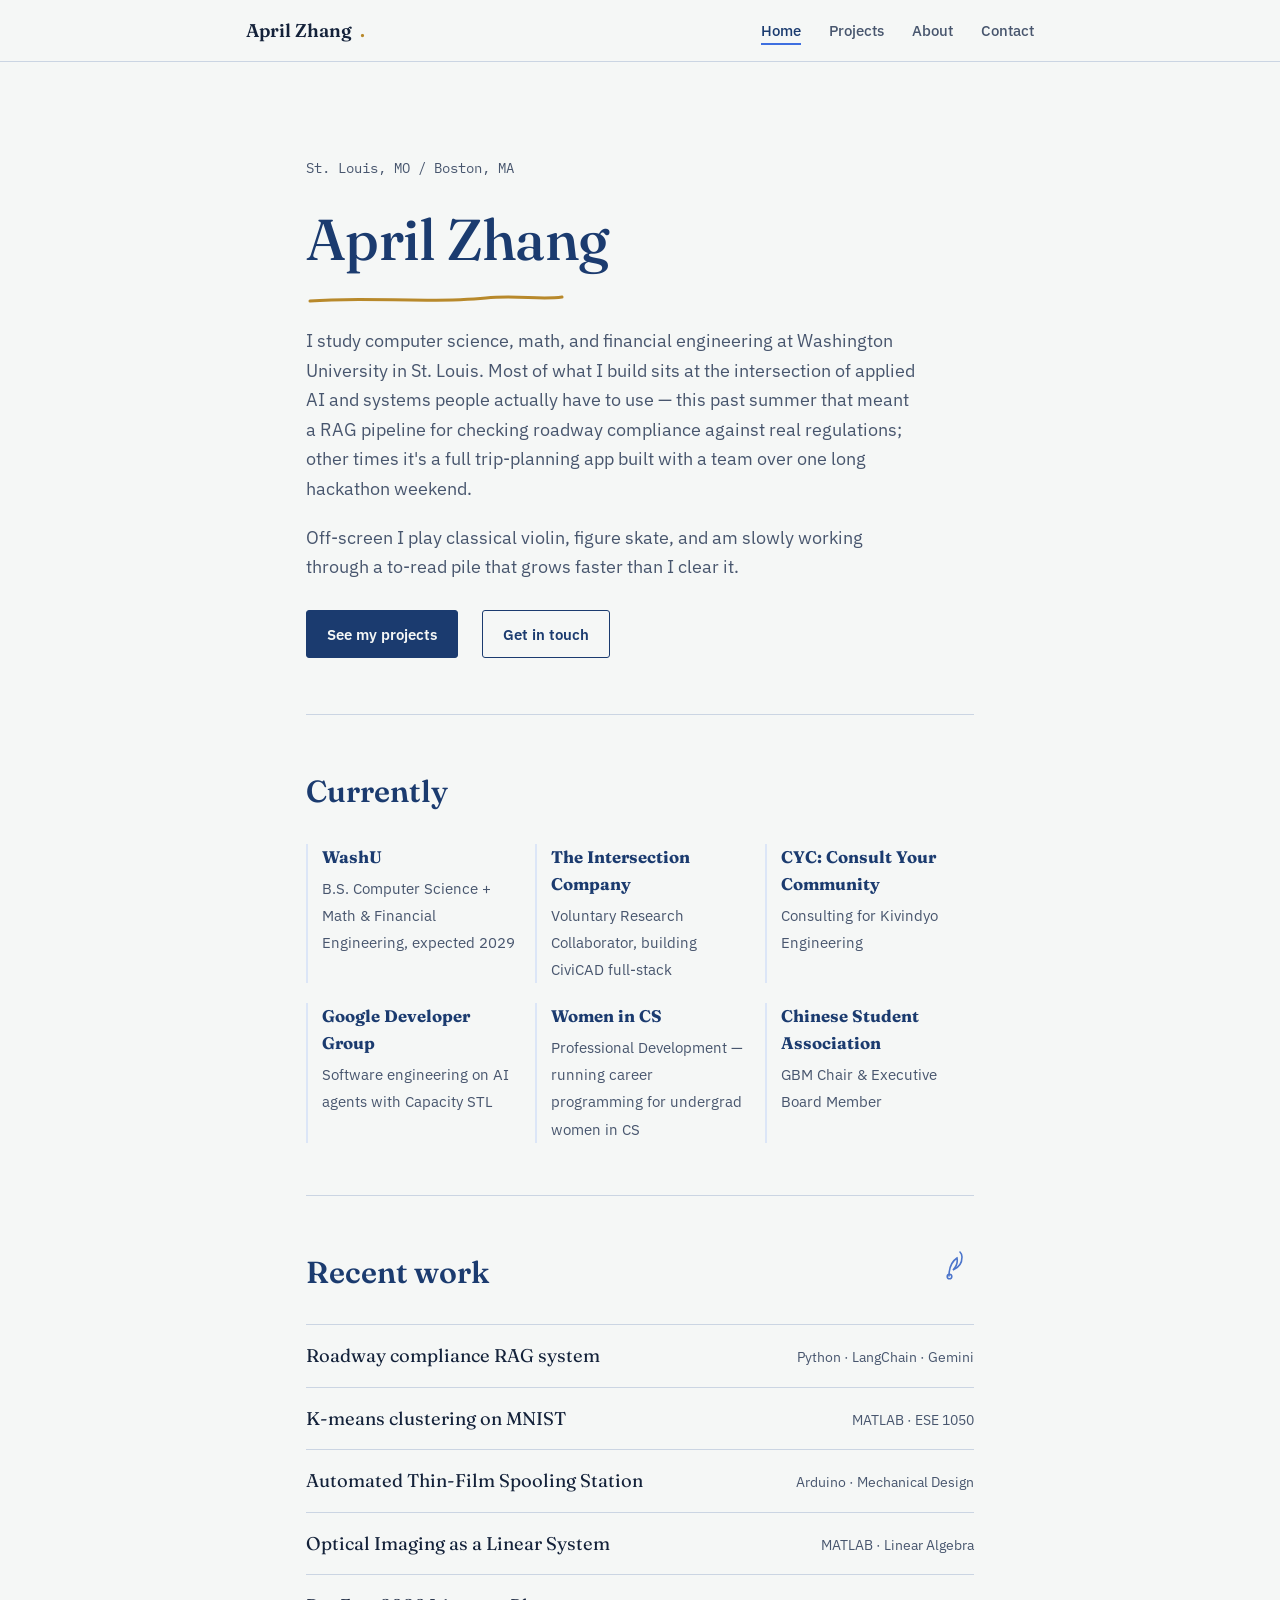
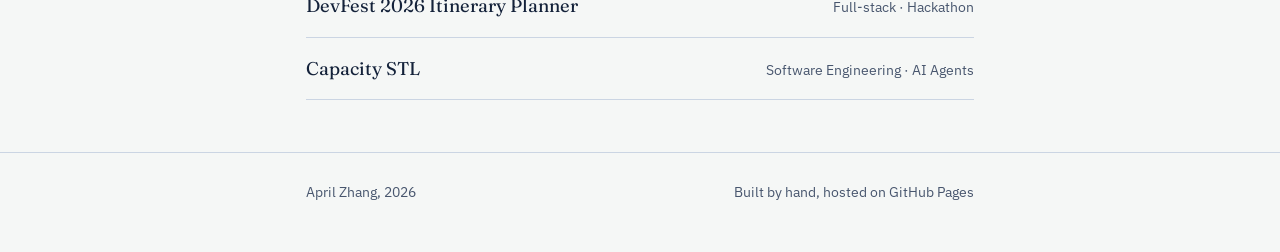
<file: index.html>
<!DOCTYPE html>
<html lang="en">
<head>
<meta charset="UTF-8">
<meta name="viewport" content="width=device-width, initial-scale=1.0">
<title>April Zhang</title>
<meta name="description" content="April Zhang — CS + Math & Financial Engineering student at WashU. Applied AI, human-centered systems, and classical violin.">
<link rel="stylesheet" href="styles.css">
</head>
<body>

<nav class="site-nav">
  <div class="container">
    <a href="index.html" class="wordmark">April Zhang<span class="dot">.</span></a>
    <button class="nav-toggle" aria-label="Toggle menu" aria-expanded="false">
      <span></span><span></span><span></span>
    </button>
    <ul class="nav-links">
      <li><a href="index.html" class="active">Home</a></li>
      <li><a href="projects.html">Projects</a></li>
      <li><a href="about.html">About</a></li>
      <li><a href="contact.html">Contact</a></li>
    </ul>
  </div>
</nav>

<main>
  <div class="container">
    <section class="hero">
      <div class="hero-eyebrow">St. Louis, MO / Boston, MA</div>
      <h1>April Zhang
        <svg class="hero-underline" viewBox="0 0 260 14" aria-hidden="true">
          <path d="M4 9 C 60 4, 120 12, 180 6 C 210 3, 235 8, 256 5" />
        </svg>
      </h1>
      <p class="hero-tagline">
        I study computer science, math, and financial engineering at Washington University in St. Louis.
        Most of what I build sits at the intersection of applied AI and systems people actually have to use —
        this past summer that meant a RAG pipeline for checking roadway compliance against real regulations;
        other times it's a full trip-planning app built with a team over one long hackathon weekend.
      </p>
      <p class="hero-tagline">
        Off-screen I play classical violin, figure skate, and am slowly working through a to-read pile
        that grows faster than I clear it.
      </p>
      <div class="hero-actions">
        <a class="btn filled" href="projects.html">See my projects</a>
        <a class="btn" href="contact.html">Get in touch</a>
      </div>
    </section>

    <section class="rule-top">
      <div class="section-head">
        <h2>Currently</h2>
      </div>
      <div class="highlights">
        <div class="highlight">
          <strong>WashU</strong>
          <span>B.S. Computer Science + Math &amp; Financial Engineering, expected 2029</span>
        </div>
        <div class="highlight">
          <strong>The Intersection Company</strong>
          <span>Voluntary Research Collaborator, building CiviCAD full-stack</span>
        </div>
        <div class="highlight">
          <strong>CYC: Consult Your Community</strong>
          <span>Consulting for Kivindyo Engineering</span>
        </div>
        <div class="highlight">
          <strong>Google Developer Group</strong>
          <span>Software engineering on AI agents with Capacity STL</span>
        </div>
        <div class="highlight">
          <strong>Women in CS</strong>
          <span>Professional Development — running career programming for undergrad women in CS</span>
        </div>
        <div class="highlight">
          <strong>Chinese Student Association</strong>
          <span>GBM Chair &amp; Executive Board Member</span>
        </div>
      </div>
    </section>

    <section class="rule-top">
      <div class="section-head">
        <h2>Recent work</h2>
        <svg class="doodle" width="34" height="34" viewBox="0 0 34 34" fill="none" aria-hidden="true">
          <path d="M9 27c0-8 2-14 8-18 1 5-1 9-4 12 5-2 9-6 9-13 0-2-1-4-2-5" stroke="currentColor" stroke-width="1.6" stroke-linecap="round"/>
          <circle cx="9.5" cy="27.5" r="2.3" stroke="currentColor" stroke-width="1.6"/>
        </svg>
      </div>
      <div class="preview-list">
        <div class="preview-item">
          <a href="projects.html#rag">Roadway compliance RAG system</a>
          <span class="tag">Python · LangChain · Gemini</span>
        </div>
        <div class="preview-item">
          <a href="projects.html#mnist">K-means clustering on MNIST</a>
          <span class="tag">MATLAB · ESE 1050</span>
        </div>
        <div class="preview-item">
          <a href="projects.html#spooling">Automated Thin-Film Spooling Station</a>
          <span class="tag">Arduino · Mechanical Design</span>
        </div>
        <div class="preview-item">
          <a href="projects.html#optics">Optical Imaging as a Linear System</a>
          <span class="tag">MATLAB · Linear Algebra</span>
        </div>
        <div class="preview-item">
          <a href="projects.html#hackathon">DevFest 2026 Itinerary Planner</a>
          <span class="tag">Full-stack · Hackathon</span>
        </div>
        <div class="preview-item">
          <a href="projects.html#capacity">Capacity STL</a>
          <span class="tag">Software Engineering · AI Agents</span>
        </div>
      </div>
    </section>
  </div>
</main>

<footer>
  <div class="container" style="display:flex; justify-content:space-between; width:100%; flex-wrap:wrap; gap:10px;">
    <span>April Zhang, 2026</span>
    <span>Built by hand, hosted on GitHub Pages</span>
  </div>
</footer>

<script src="script.js"></script>
</body>
</html>
</file>
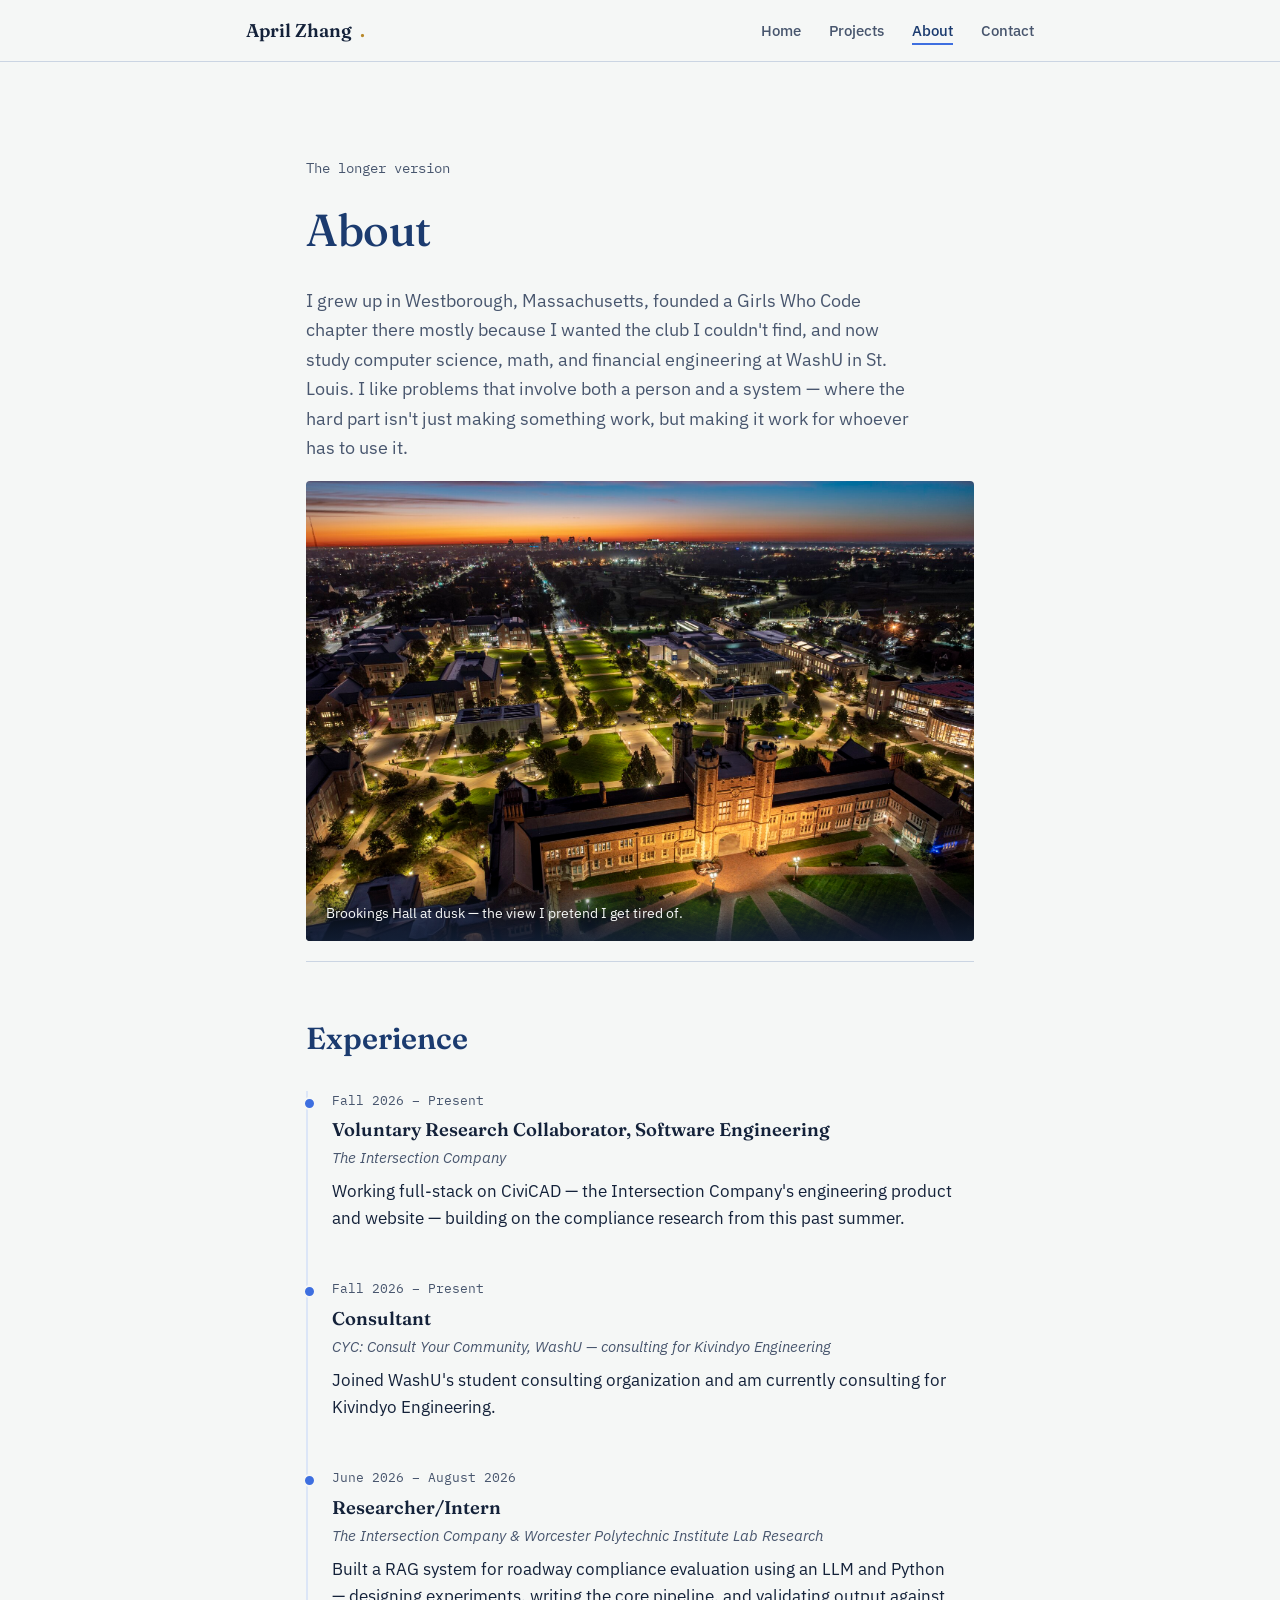
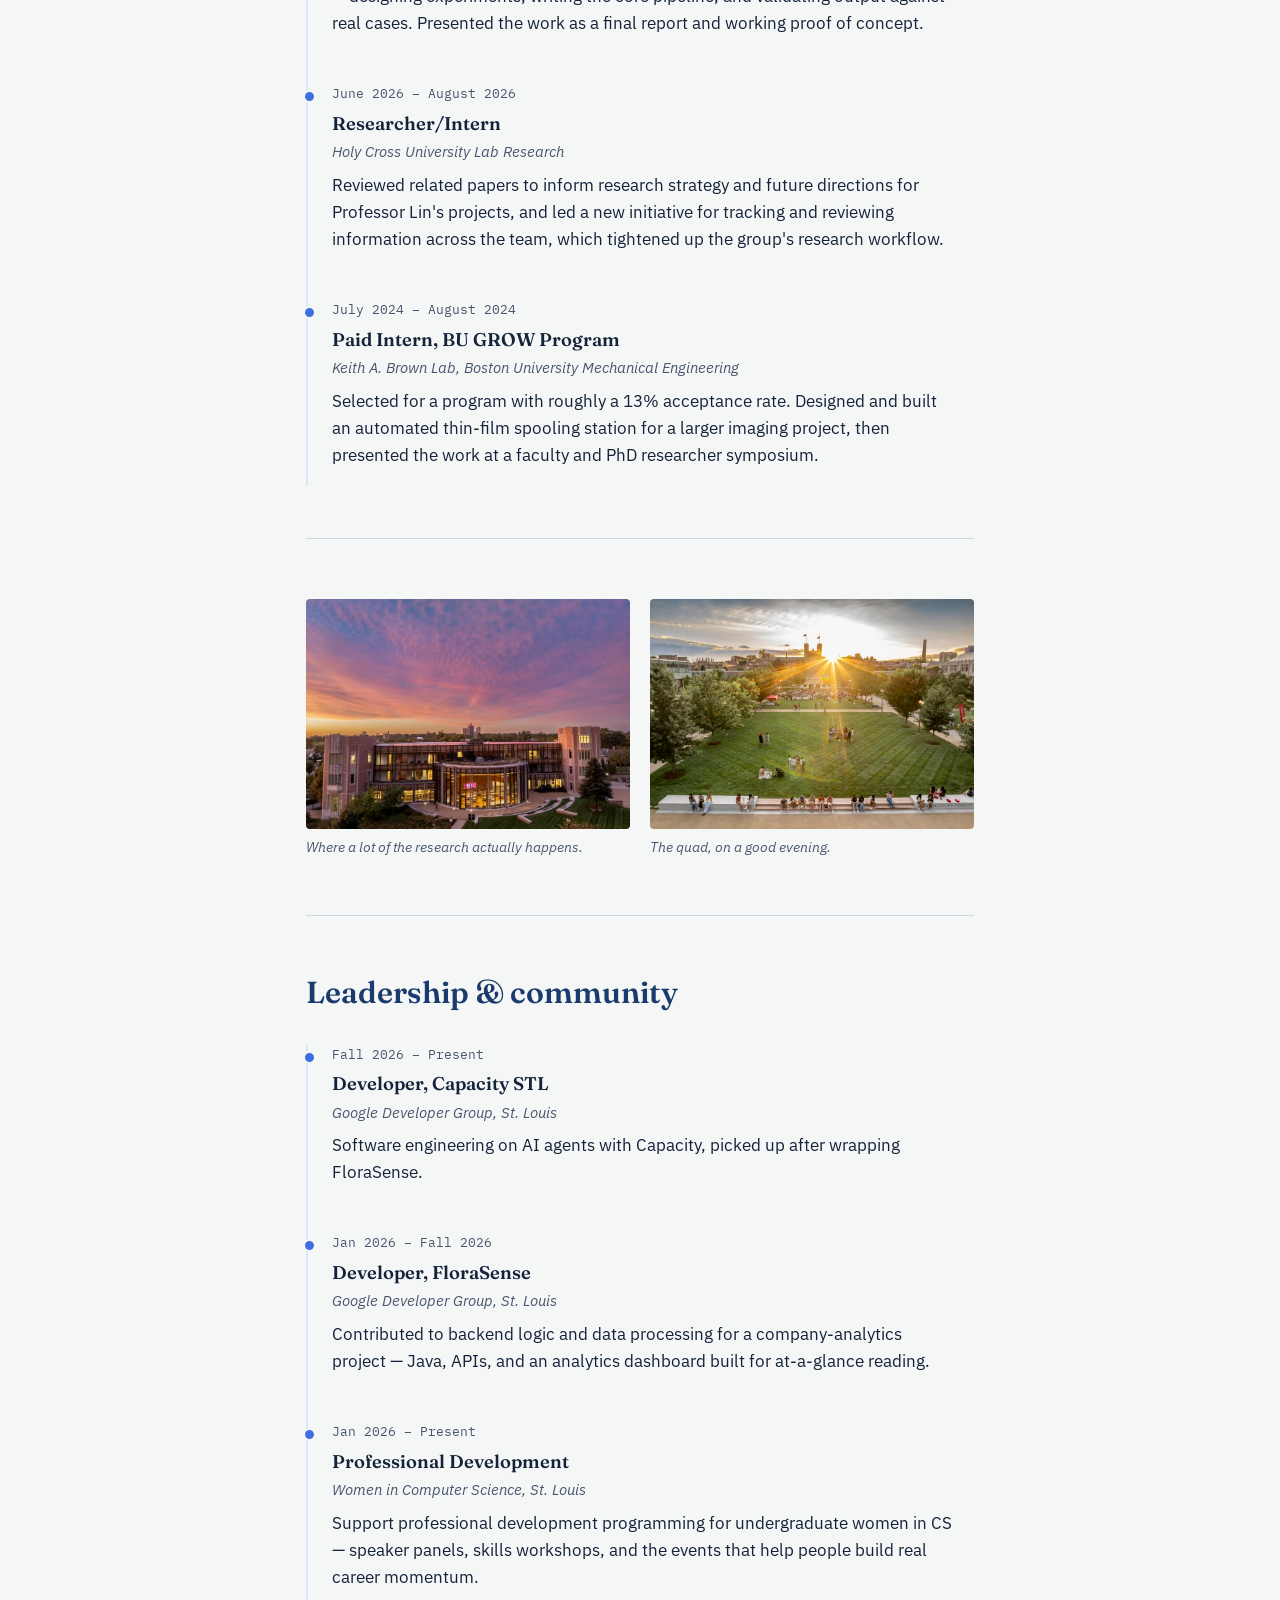
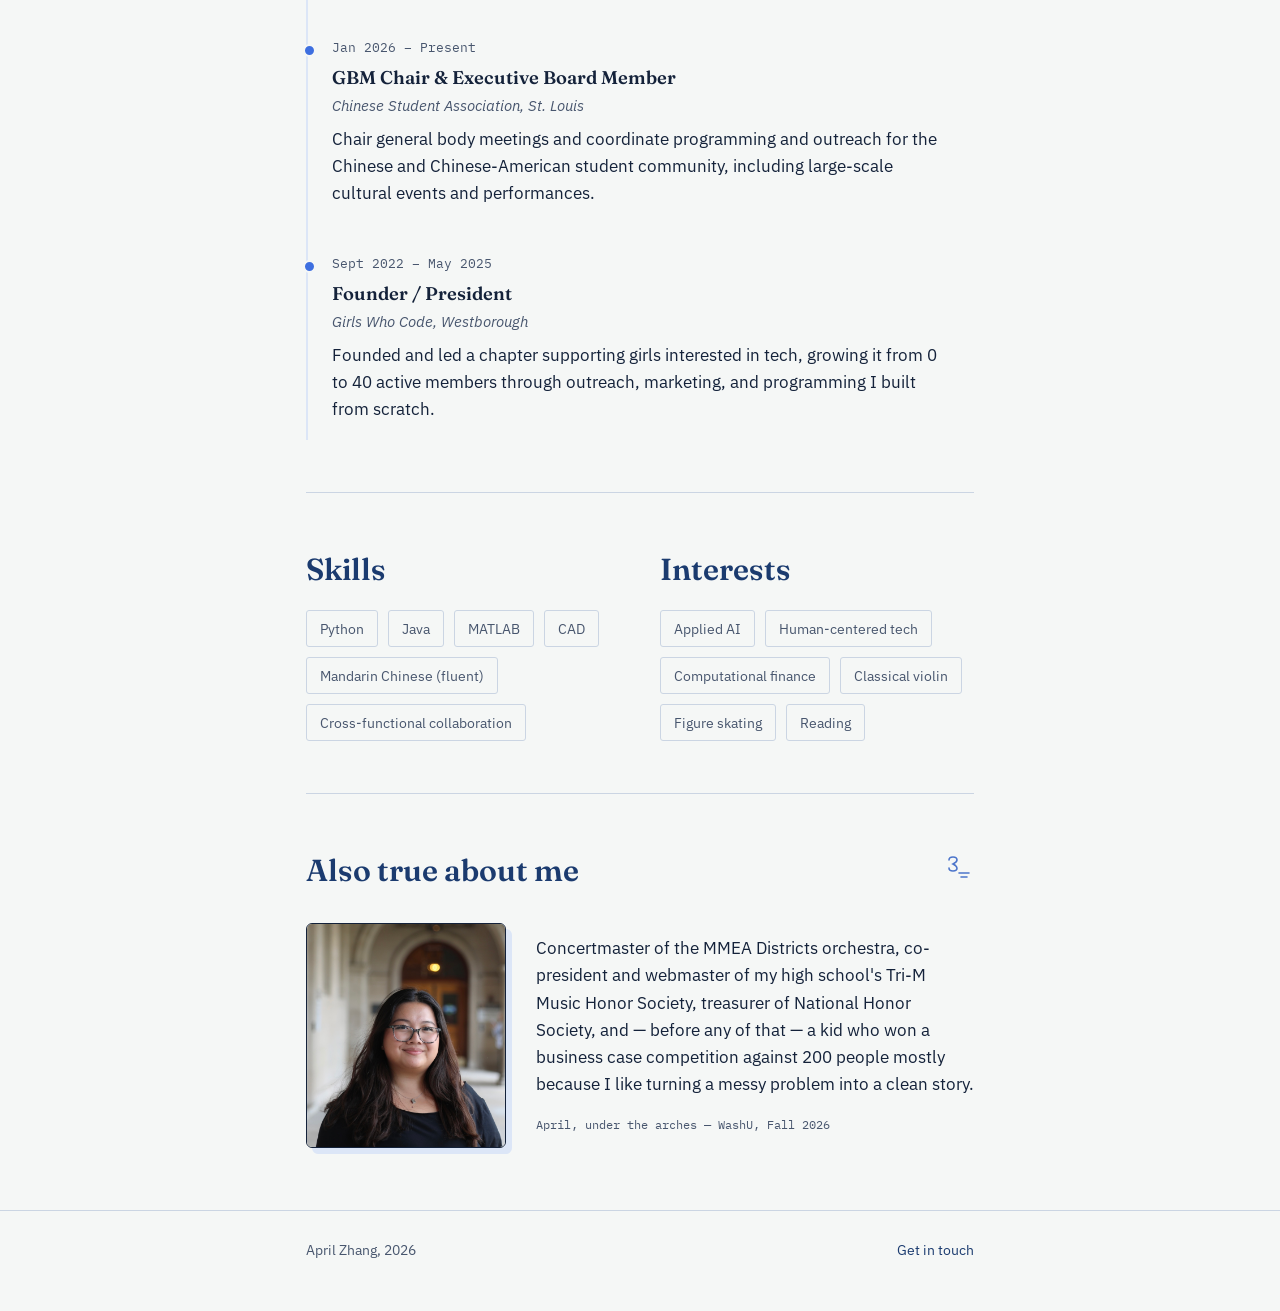
<file: about.html>
<!DOCTYPE html>
<html lang="en">
<head>
<meta charset="UTF-8">
<meta name="viewport" content="width=device-width, initial-scale=1.0">
<title>About — April Zhang</title>
<link rel="stylesheet" href="styles.css">
</head>
<body>

<nav class="site-nav">
  <div class="container">
    <a href="index.html" class="wordmark">April Zhang<span class="dot">.</span></a>
    <button class="nav-toggle" aria-label="Toggle menu" aria-expanded="false">
      <span></span><span></span><span></span>
    </button>
    <ul class="nav-links">
      <li><a href="index.html">Home</a></li>
      <li><a href="projects.html">Projects</a></li>
      <li><a href="about.html" class="active">About</a></li>
      <li><a href="contact.html">Contact</a></li>
    </ul>
  </div>
</nav>

<main>
  <div class="container">
    <section class="hero" style="padding-bottom: 12px;">
      <div class="hero-eyebrow">The longer version</div>
      <h1 style="font-size: clamp(2rem, 5vw, 2.8rem);">About</h1>
      <p class="hero-tagline">
        I grew up in Westborough, Massachusetts, founded a Girls Who Code chapter there mostly because
        I wanted the club I couldn't find, and now study computer science, math, and financial engineering
        at WashU in St. Louis. I like problems that involve both a person and a system — where the hard part
        isn't just making something work, but making it work for whoever has to use it.
      </p>
      <div class="photo-banner">
        <img src="assets/campus-banner.jpg" alt="Aerial twilight view of Brookings Hall and the WashU Danforth Campus, with the St. Louis skyline glowing on the horizon.">
        <div class="caption">Brookings Hall at dusk — the view I pretend I get tired of.</div>
      </div>
    </section>

    <section class="rule-top">
      <div class="section-head"><h2>Experience</h2></div>
      <div class="timeline">
        <div class="timeline-item">
          <span class="when">Fall 2026 – Present</span>
          <h3>Voluntary Research Collaborator, Software Engineering</h3>
          <span class="where">The Intersection Company</span>
          <p>Working full-stack on CiviCAD — the Intersection Company's engineering product and website —
            building on the compliance research from this past summer.</p>
        </div>
        <div class="timeline-item">
          <span class="when">Fall 2026 – Present</span>
          <h3>Consultant</h3>
          <span class="where">CYC: Consult Your Community, WashU — consulting for Kivindyo Engineering</span>
          <p>Joined WashU's student consulting organization and am currently consulting for Kivindyo
            Engineering.</p>
        </div>
        <div class="timeline-item">
          <span class="when">June 2026 – August 2026</span>
          <h3>Researcher/Intern</h3>
          <span class="where">The Intersection Company &amp; Worcester Polytechnic Institute Lab Research</span>
          <p>Built a RAG system for roadway compliance evaluation using an LLM and Python — designing
            experiments, writing the core pipeline, and validating output against real cases. Presented
            the work as a final report and working proof of concept.</p>
        </div>
        <div class="timeline-item">
          <span class="when">June 2026 – August 2026</span>
          <h3>Researcher/Intern</h3>
          <span class="where">Holy Cross University Lab Research</span>
          <p>Reviewed related papers to inform research strategy and future directions for Professor Lin's
            projects, and led a new initiative for tracking and reviewing information across the team,
            which tightened up the group's research workflow.</p>
        </div>
        <div class="timeline-item">
          <span class="when">July 2024 – August 2024</span>
          <h3>Paid Intern, BU GROW Program</h3>
          <span class="where">Keith A. Brown Lab, Boston University Mechanical Engineering</span>
          <p>Selected for a program with roughly a 13% acceptance rate. Designed and built an automated
            thin-film spooling station for a larger imaging project, then presented the work at a
            faculty and PhD researcher symposium.</p>
        </div>
      </div>
    </section>

    <section class="rule-top">
      <div class="photo-row">
        <figure>
          <img src="assets/campus-row1.jpg" alt="WashU's engineering building glowing at sunset, with downtown St. Louis visible in the distance.">
          <figcaption>Where a lot of the research actually happens.</figcaption>
        </figure>
        <figure>
          <img src="assets/campus-row2.jpg" alt="Students gathered on WashU's main quad at golden hour, with Brookings Hall silhouetted against the sunset.">
          <figcaption>The quad, on a good evening.</figcaption>
        </figure>
      </div>
    </section>

    <section class="rule-top">
      <div class="section-head"><h2>Leadership &amp; community</h2></div>
      <div class="timeline">
        <div class="timeline-item">
          <span class="when">Fall 2026 – Present</span>
          <h3>Developer, Capacity STL</h3>
          <span class="where">Google Developer Group, St. Louis</span>
          <p>Software engineering on AI agents with Capacity, picked up after wrapping FloraSense.</p>
        </div>
        <div class="timeline-item">
          <span class="when">Jan 2026 – Fall 2026</span>
          <h3>Developer, FloraSense</h3>
          <span class="where">Google Developer Group, St. Louis</span>
          <p>Contributed to backend logic and data processing for a company-analytics project — Java,
            APIs, and an analytics dashboard built for at-a-glance reading.</p>
        </div>
        <div class="timeline-item">
          <span class="when">Jan 2026 – Present</span>
          <h3>Professional Development</h3>
          <span class="where">Women in Computer Science, St. Louis</span>
          <p>Support professional development programming for undergraduate women in CS — speaker
            panels, skills workshops, and the events that help people build real career momentum.</p>
        </div>
        <div class="timeline-item">
          <span class="when">Jan 2026 – Present</span>
          <h3>GBM Chair &amp; Executive Board Member</h3>
          <span class="where">Chinese Student Association, St. Louis</span>
          <p>Chair general body meetings and coordinate programming and outreach for the Chinese and
            Chinese-American student community, including large-scale cultural events and performances.</p>
        </div>
        <div class="timeline-item">
          <span class="when">Sept 2022 – May 2025</span>
          <h3>Founder / President</h3>
          <span class="where">Girls Who Code, Westborough</span>
          <p>Founded and led a chapter supporting girls interested in tech, growing it from 0 to 40 active
            members through outreach, marketing, and programming I built from scratch.</p>
        </div>
      </div>
    </section>

    <section class="rule-top two-col">
      <div>
        <h2 style="margin-bottom: 16px;">Skills</h2>
        <div class="taglist">
          <span>Python</span><span>Java</span><span>MATLAB</span><span>CAD</span>
          <span>Mandarin Chinese (fluent)</span><span>Cross-functional collaboration</span>
        </div>
      </div>
      <div>
        <h2 style="margin-bottom: 16px;">Interests</h2>
        <div class="taglist">
          <span>Applied AI</span><span>Human-centered tech</span><span>Computational finance</span>
          <span>Classical violin</span><span>Figure skating</span><span>Reading</span>
        </div>
      </div>
    </section>

    <section class="rule-top">
      <div class="section-head">
        <h2>Also true about me</h2>
        <svg class="doodle" width="30" height="30" viewBox="0 0 30 30" fill="none" aria-hidden="true">
          <path d="M5 9c0-2 2-3 4-3s4 1 4 3-2 3-4 4c2 1 4 2 4 4s-2 3-4 3-4-1-4-3" stroke="currentColor" stroke-width="1.6" stroke-linecap="round"/>
          <path d="M15 22h10M17 26h6" stroke="currentColor" stroke-width="1.6" stroke-linecap="round"/>
        </svg>
      </div>
      <div class="profile-feature">
        <img src="assets/headshot.jpg" alt="April Zhang smiling under the archways of WashU's Danforth Campus.">
        <div>
          <p>
            Concertmaster of the MMEA Districts orchestra, co-president and webmaster of my high school's
            Tri-M Music Honor Society, treasurer of National Honor Society, and — before any of that — a kid
            who won a business case competition against 200 people mostly because I like turning a messy
            problem into a clean story.
          </p>
          <span class="cap">April, under the arches — WashU, Fall 2026</span>
        </div>
      </div>
    </section>
  </div>
</main>

<footer>
  <div class="container" style="display:flex; justify-content:space-between; width:100%; flex-wrap:wrap; gap:10px;">
    <span>April Zhang, 2026</span>
    <a href="contact.html" class="underline-link">Get in touch</a>
  </div>
</footer>

<script src="script.js"></script>
</body>
</html>
</file>
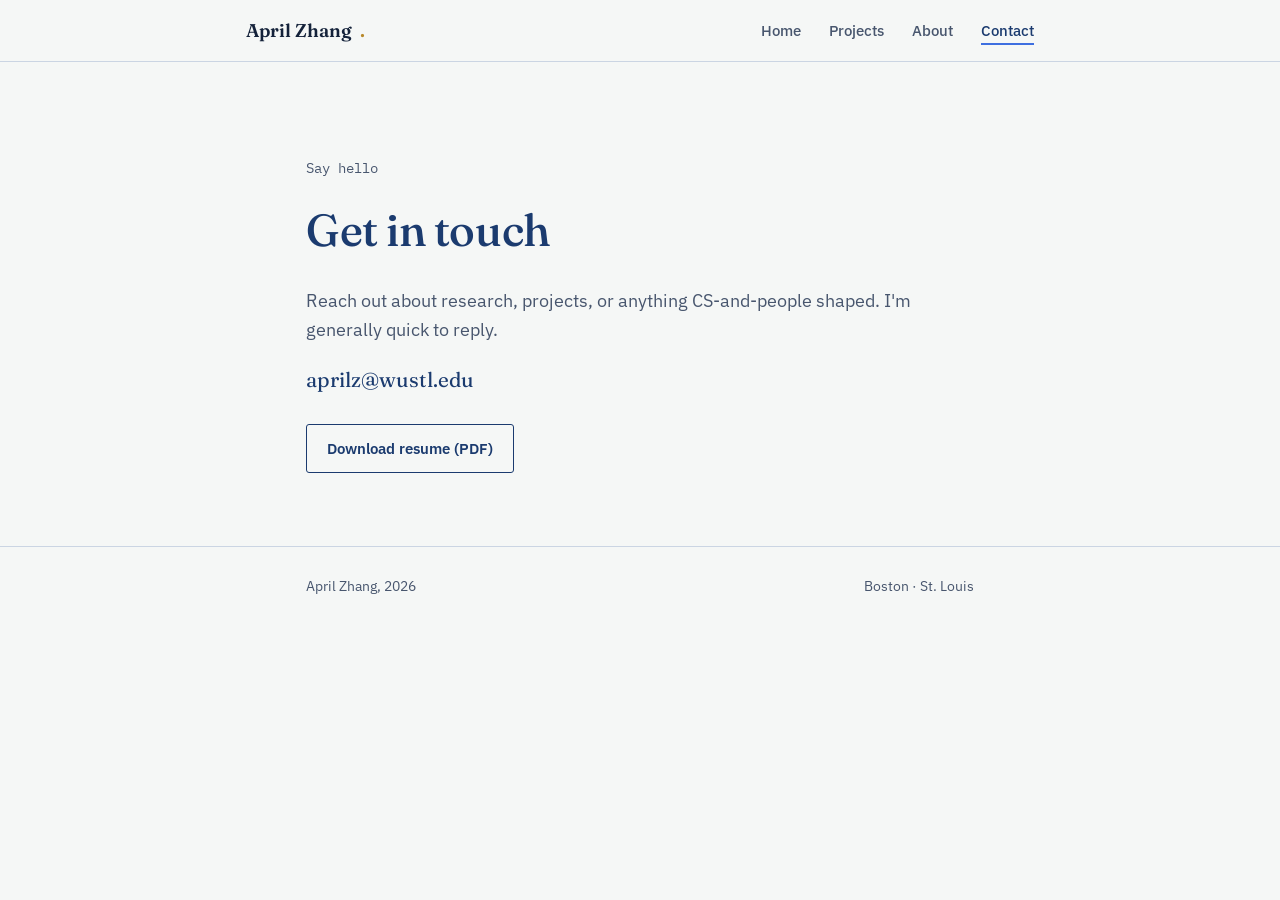
<file: contact.html>
<!DOCTYPE html>
<html lang="en">
<head>
<meta charset="UTF-8">
<meta name="viewport" content="width=device-width, initial-scale=1.0">
<title>Contact — April Zhang</title>
<link rel="stylesheet" href="styles.css">
</head>
<body>

<nav class="site-nav">
  <div class="container">
    <a href="index.html" class="wordmark">April Zhang<span class="dot">.</span></a>
    <button class="nav-toggle" aria-label="Toggle menu" aria-expanded="false">
      <span></span><span></span><span></span>
    </button>
    <ul class="nav-links">
      <li><a href="index.html">Home</a></li>
      <li><a href="projects.html">Projects</a></li>
      <li><a href="about.html">About</a></li>
      <li><a href="contact.html" class="active">Contact</a></li>
    </ul>
  </div>
</nav>

<main>
  <div class="container">
    <section class="hero">
      <div class="hero-eyebrow">Say hello</div>
      <h1 style="font-size: clamp(2rem, 5vw, 2.8rem);">Get in touch</h1>
      <p class="hero-tagline">
        Reach out about research, projects, or anything CS-and-people shaped. I'm generally quick to reply.
      </p>
      <div class="contact-list">
        <a href="mailto:aprilz@wustl.edu">aprilz@wustl.edu</a>
        <!-- Add these once you have them — a public phone number isn't recommended for a site anyone can find:
        <a href="https://linkedin.com/in/your-handle" target="_blank" rel="noopener">LinkedIn</a>
        <a href="https://github.com/your-handle" target="_blank" rel="noopener">GitHub</a>
        -->
      </div>
      <p style="margin-top: 28px;">
        <a class="btn" href="resume.pdf" target="_blank" rel="noopener">Download resume (PDF)</a>
      </p>
    </section>
  </div>
</main>

<footer>
  <div class="container" style="display:flex; justify-content:space-between; width:100%; flex-wrap:wrap; gap:10px;">
    <span>April Zhang, 2026</span>
    <span>Boston · St. Louis</span>
  </div>
</footer>

<script src="script.js"></script>
</body>
</html>
</file>
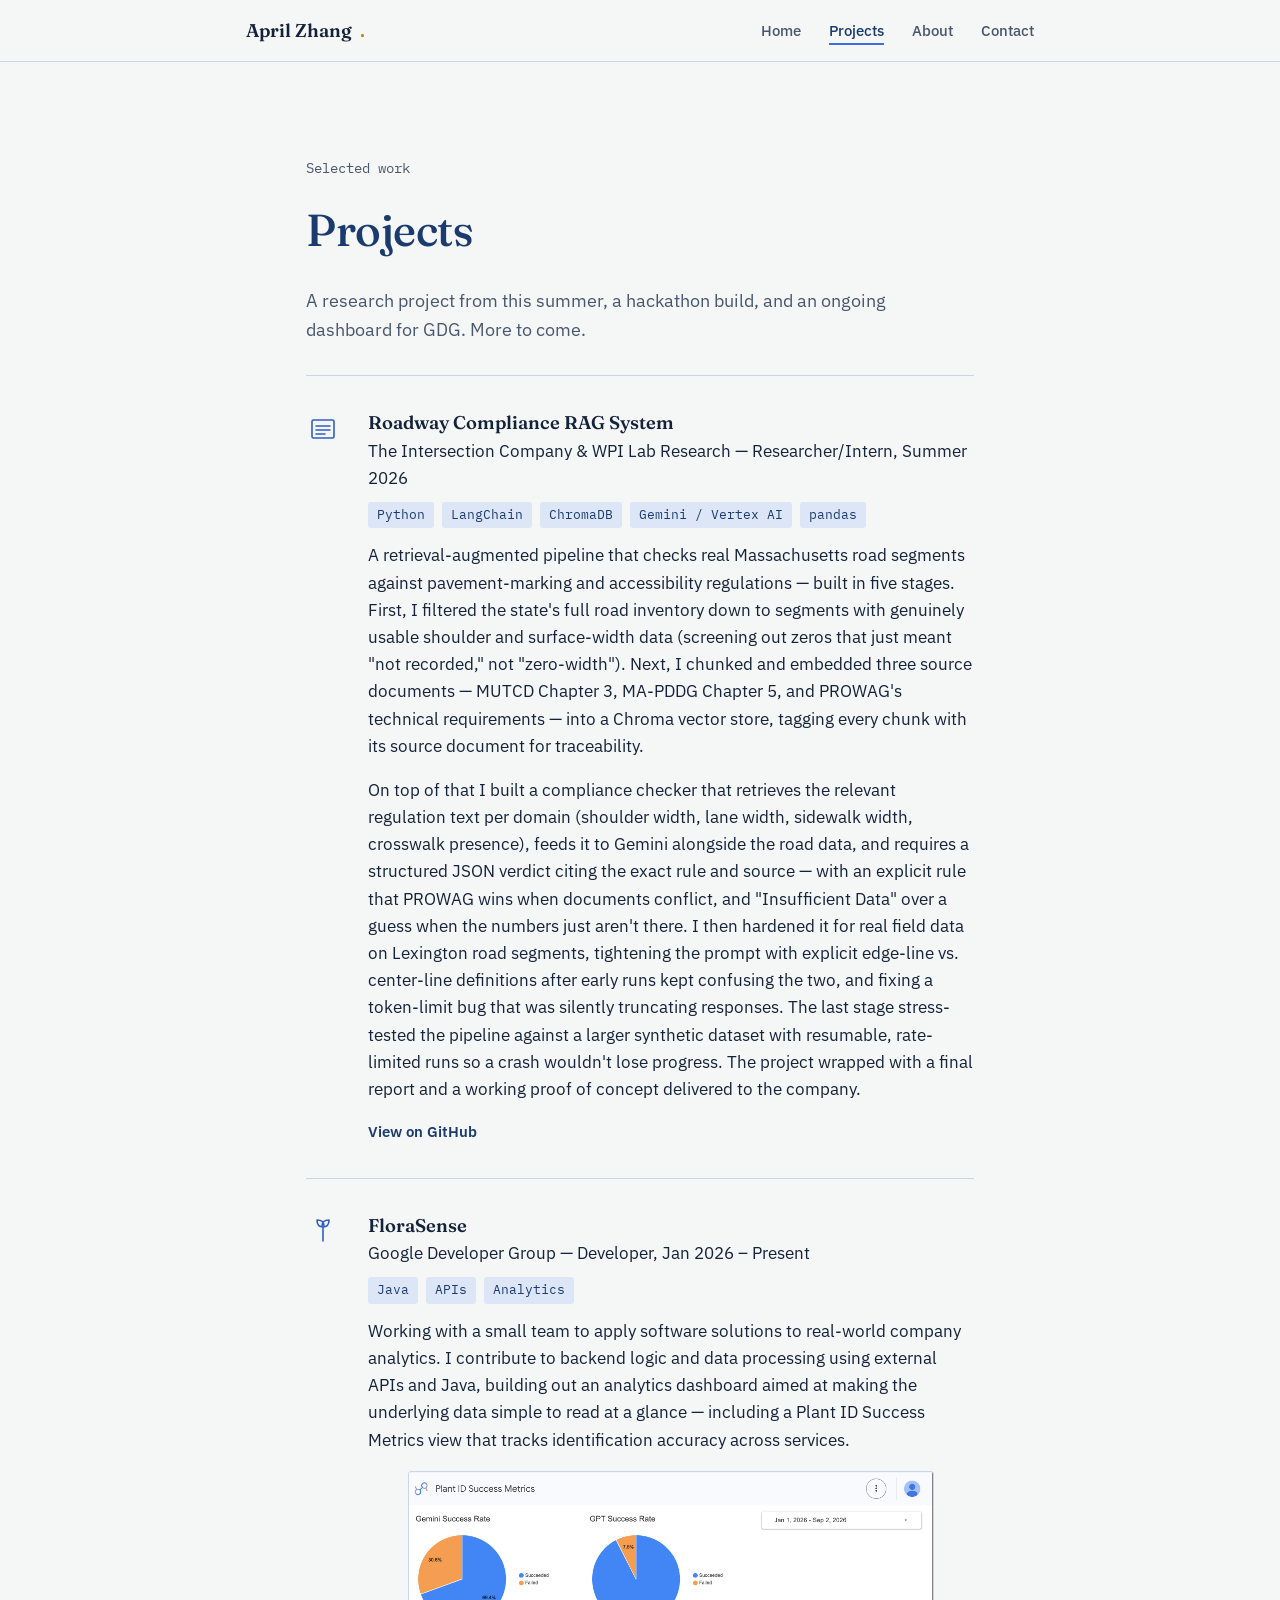
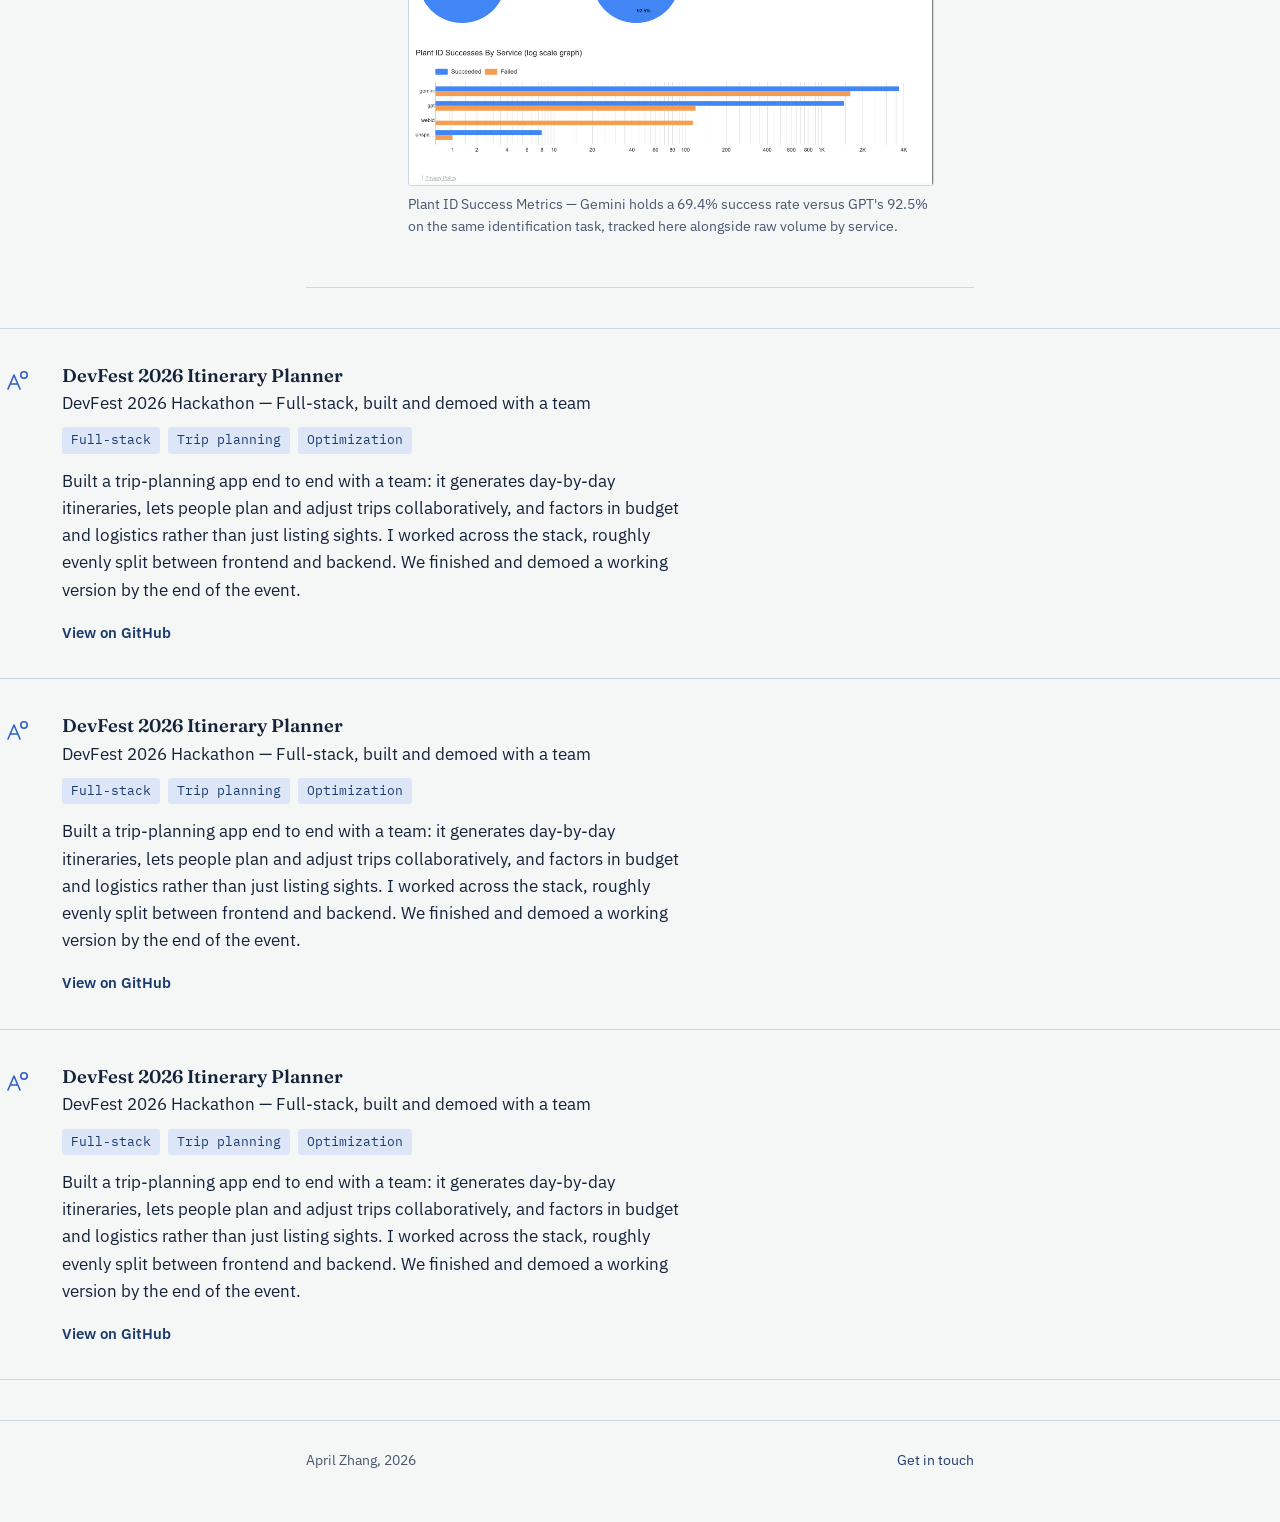
<file: projects (1).html>
<!DOCTYPE html>
<html lang="en">
<head>
<meta charset="UTF-8">
<meta name="viewport" content="width=device-width, initial-scale=1.0">
<title>Projects — April Zhang</title>
<link rel="stylesheet" href="styles.css">
</head>
<body>

<nav class="site-nav">
  <div class="container">
    <a href="index.html" class="wordmark">April Zhang<span class="dot">.</span></a>
    <button class="nav-toggle" aria-label="Toggle menu" aria-expanded="false">
      <span></span><span></span><span></span>
    </button>
    <ul class="nav-links">
      <li><a href="index.html">Home</a></li>
      <li><a href="projects.html" class="active">Projects</a></li>
      <li><a href="about.html">About</a></li>
      <li><a href="contact.html">Contact</a></li>
    </ul>
  </div>
</nav>

<main>
  <div class="container">
    <section class="hero" style="padding-bottom: 12px;">
      <div class="hero-eyebrow">Selected work</div>
      <h1 style="font-size: clamp(2rem, 5vw, 2.8rem);">Projects</h1>
      <p class="hero-tagline">A research project from this summer, a hackathon build, and an ongoing dashboard for GDG. More to come.</p>
    </section>

    <div id="rag" class="project rule-top">
      <div class="project-icon">
        <svg width="34" height="34" viewBox="0 0 34 34" fill="none" aria-hidden="true">
          <rect x="6" y="8" width="22" height="18" rx="1.5" stroke="currentColor" stroke-width="1.6"/>
          <path d="M10 14h14M10 18h14M10 22h9" stroke="currentColor" stroke-width="1.6" stroke-linecap="round"/>
        </svg>
      </div>
      <div>
        <h3>Roadway Compliance RAG System</h3>
        <span class="where">The Intersection Company &amp; WPI Lab Research — Researcher/Intern, Summer 2026</span>
        <div class="project-tags">
          <span>Python</span><span>LangChain</span><span>ChromaDB</span><span>Gemini / Vertex AI</span><span>pandas</span>
        </div>
        <p>
          A retrieval-augmented pipeline that checks real Massachusetts road segments against pavement-marking
          and accessibility regulations — built in five stages. First, I filtered the state's full road
          inventory down to segments with genuinely usable shoulder and surface-width data (screening out
          zeros that just meant "not recorded," not "zero-width"). Next, I chunked and embedded three source
          documents — MUTCD Chapter 3, MA-PDDG Chapter 5, and PROWAG's technical requirements — into a Chroma
          vector store, tagging every chunk with its source document for traceability.
        </p>
        <p>
          On top of that I built a compliance checker that retrieves the relevant regulation text per domain
          (shoulder width, lane width, sidewalk width, crosswalk presence), feeds it to Gemini alongside the
          road data, and requires a structured JSON verdict citing the exact rule and source — with an explicit
          rule that PROWAG wins when documents conflict, and "Insufficient Data" over a guess when the
          numbers just aren't there. I then hardened it for real field data on Lexington road segments,
          tightening the prompt with explicit edge-line vs. center-line definitions after early runs kept
          confusing the two, and fixing a token-limit bug that was silently truncating responses. The last
          stage stress-tested the pipeline against a larger synthetic dataset with resumable, rate-limited
          runs so a crash wouldn't lose progress. The project wrapped with a final report and a working
          proof of concept delivered to the company.
        </p>
        <div class="project-links">
          <a class="underline-link" href="https://github.com/A-Zhang0/IntersectionCompanyRAGSystem" target="_blank" rel="noopener">View on GitHub</a>
        </div>
      </div>
    </div>

    <div id="florasense" class="project">
      <div class="project-icon">
        <svg width="34" height="34" viewBox="0 0 34 34" fill="none" aria-hidden="true">
          <path d="M17 26V12M17 12c-4 0-6-3-6-7 4 0 7 2 7 6M17 12c4 0 6-3 6-7-4 0-7 2-7 6" stroke="currentColor" stroke-width="1.6" stroke-linecap="round" stroke-linejoin="round"/>
        </svg>
      </div>
      <div>
        <h3>FloraSense</h3>
        <span class="where">Google Developer Group — Developer, Jan 2026 – Present</span>
        <div class="project-tags">
          <span>Java</span><span>APIs</span><span>Analytics</span>
        </div>
        <p>
          Working with a small team to apply software solutions to real-world company analytics.
          I contribute to backend logic and data processing using external APIs and Java, building
          out an analytics dashboard aimed at making the underlying data simple to read at a glance —
          including a Plant ID Success Metrics view that tracks identification accuracy across services.
        </p>
        <figure class="project-screenshot">
          <img src="assets/florasense-dashboard.png" alt="FloraSense dashboard showing Gemini and GPT plant identification success rates as pie charts, and a log-scale bar chart comparing successes and failures across gemini, gpt, webid, and unspecified services.">
          <figcaption>Plant ID Success Metrics — Gemini holds a 69.4% success rate versus GPT's 92.5% on the same identification task, tracked here alongside raw volume by service.</figcaption>
        </figure>
      </div>
    </div>
  </div>

      <div id="hackathon" class="project">
      <div class="project-icon">
        <svg width="34" height="34" viewBox="0 0 34 34" fill="none" aria-hidden="true">
          <path d="M8 24l6-14 6 14M11 19h6" stroke="currentColor" stroke-width="1.6" stroke-linecap="round" stroke-linejoin="round"/>
          <circle cx="24" cy="10" r="3.2" stroke="currentColor" stroke-width="1.6"/>
        </svg>
      </div>
      <div>
        <h3>DevFest 2026 Itinerary Planner</h3>
        <span class="where">DevFest 2026 Hackathon — Full-stack, built and demoed with a team</span>
        <div class="project-tags">
          <span>Full-stack</span><span>Trip planning</span><span>Optimization</span>
        </div>
        <p>
          Built a trip-planning app end to end with a team: it generates day-by-day itineraries, lets
          people plan and adjust trips collaboratively, and factors in budget and logistics rather than
          just listing sights. I worked across the stack, roughly evenly split between frontend and
          backend. We finished and demoed a working version by the end of the event.
        </p>
        <div class="project-links">
          <a class="underline-link" href="https://github.com/ananyaasri783/DevFest-2026-Itinerary-Planner" target="_blank" rel="noopener">View on GitHub</a>
        </div>
      </div>
    </div>
    <div id="hackathon" class="project">
      <div class="project-icon">
        <svg width="34" height="34" viewBox="0 0 34 34" fill="none" aria-hidden="true">
          <path d="M8 24l6-14 6 14M11 19h6" stroke="currentColor" stroke-width="1.6" stroke-linecap="round" stroke-linejoin="round"/>
          <circle cx="24" cy="10" r="3.2" stroke="currentColor" stroke-width="1.6"/>
        </svg>
      </div>
      <div>
        <h3>DevFest 2026 Itinerary Planner</h3>
        <span class="where">DevFest 2026 Hackathon — Full-stack, built and demoed with a team</span>
        <div class="project-tags">
          <span>Full-stack</span><span>Trip planning</span><span>Optimization</span>
        </div>
        <p>
          Built a trip-planning app end to end with a team: it generates day-by-day itineraries, lets
          people plan and adjust trips collaboratively, and factors in budget and logistics rather than
          just listing sights. I worked across the stack, roughly evenly split between frontend and
          backend. We finished and demoed a working version by the end of the event.
        </p>
        <div class="project-links">
          <a class="underline-link" href="https://github.com/ananyaasri783/DevFest-2026-Itinerary-Planner" target="_blank" rel="noopener">View on GitHub</a>
        </div>
      </div>
    </div>

    <div id="hackathon" class="project">
      <div class="project-icon">
        <svg width="34" height="34" viewBox="0 0 34 34" fill="none" aria-hidden="true">
          <path d="M8 24l6-14 6 14M11 19h6" stroke="currentColor" stroke-width="1.6" stroke-linecap="round" stroke-linejoin="round"/>
          <circle cx="24" cy="10" r="3.2" stroke="currentColor" stroke-width="1.6"/>
        </svg>
      </div>
      <div>
        <h3>DevFest 2026 Itinerary Planner</h3>
        <span class="where">DevFest 2026 Hackathon — Full-stack, built and demoed with a team</span>
        <div class="project-tags">
          <span>Full-stack</span><span>Trip planning</span><span>Optimization</span>
        </div>
        <p>
          Built a trip-planning app end to end with a team: it generates day-by-day itineraries, lets
          people plan and adjust trips collaboratively, and factors in budget and logistics rather than
          just listing sights. I worked across the stack, roughly evenly split between frontend and
          backend. We finished and demoed a working version by the end of the event.
        </p>
        <div class="project-links">
          <a class="underline-link" href="https://github.com/ananyaasri783/DevFest-2026-Itinerary-Planner" target="_blank" rel="noopener">View on GitHub</a>
        </div>
      </div>
    </div>
</main>

<footer>
  <div class="container" style="display:flex; justify-content:space-between; width:100%; flex-wrap:wrap; gap:10px;">
    <span>April Zhang, 2026</span>
    <a href="contact.html" class="underline-link">Get in touch</a>
  </div>
</footer>

<script src="script.js"></script>
</body>
</html>
</file>
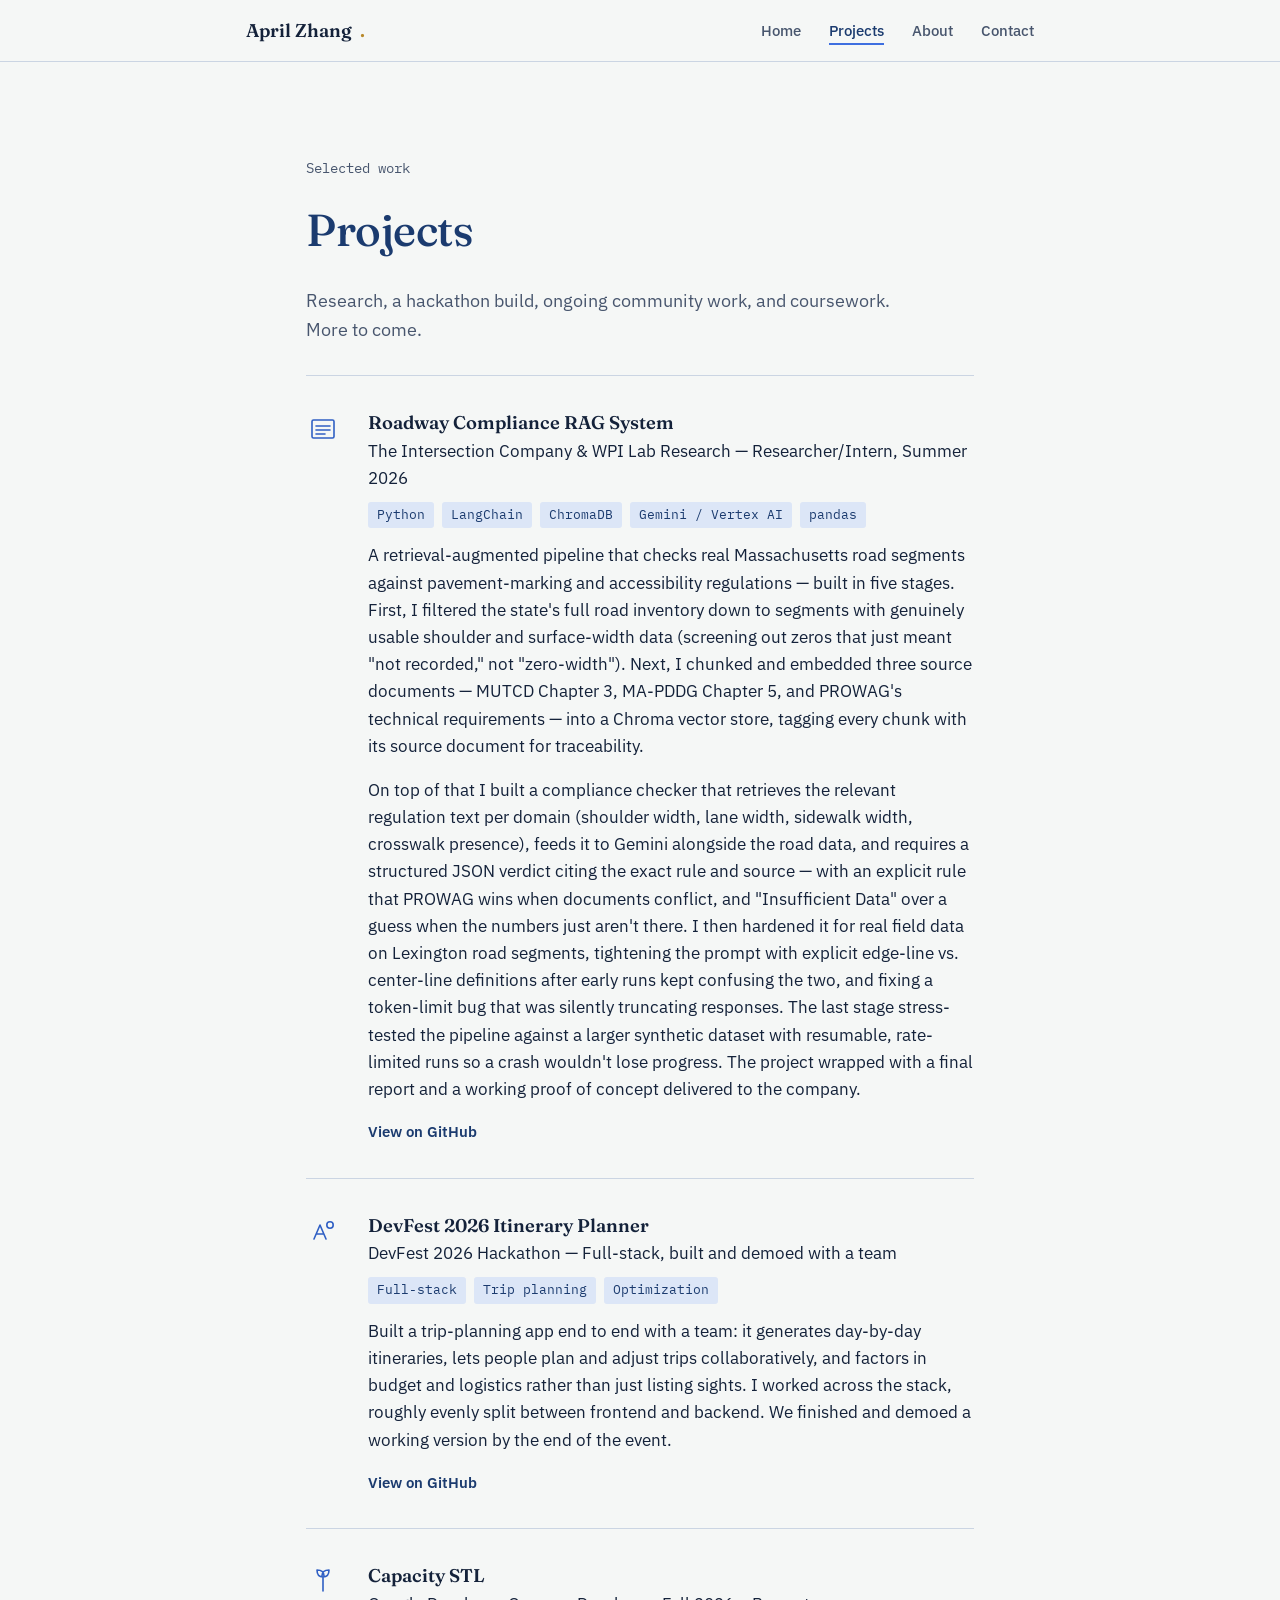
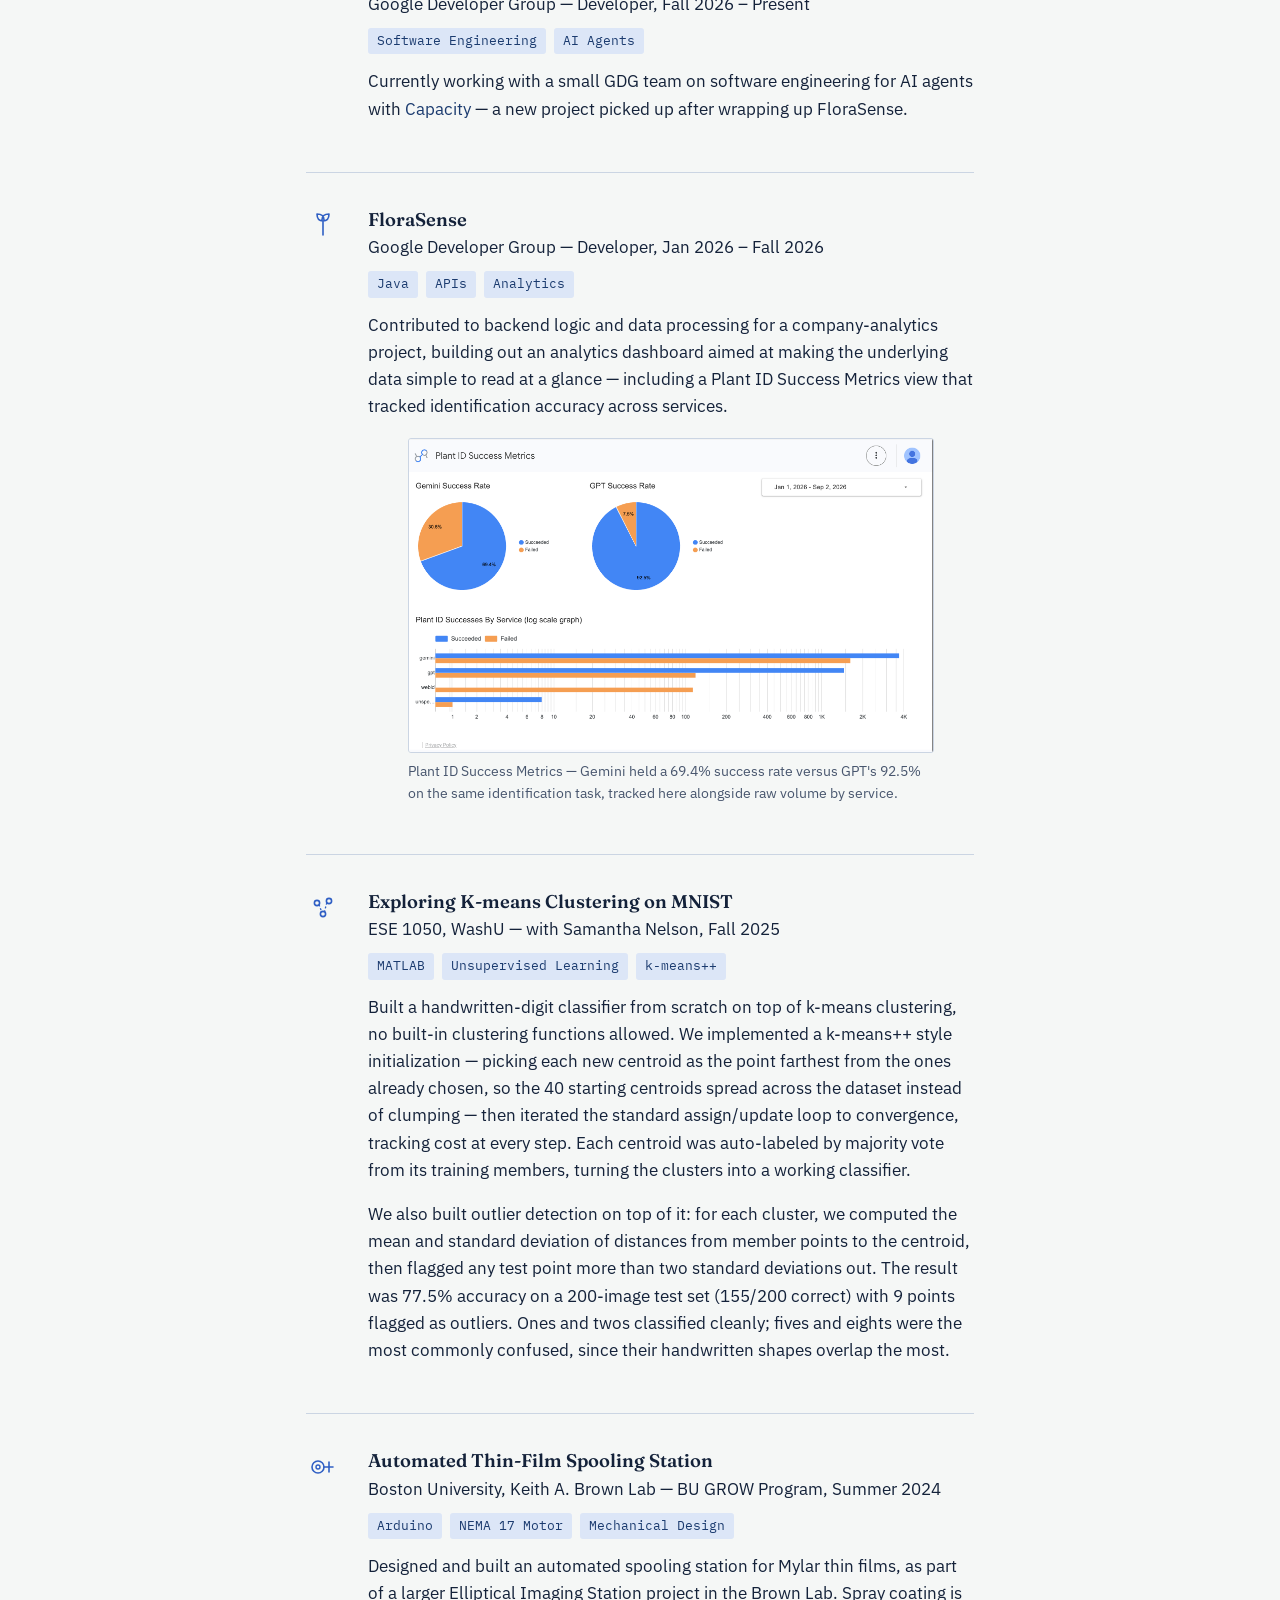
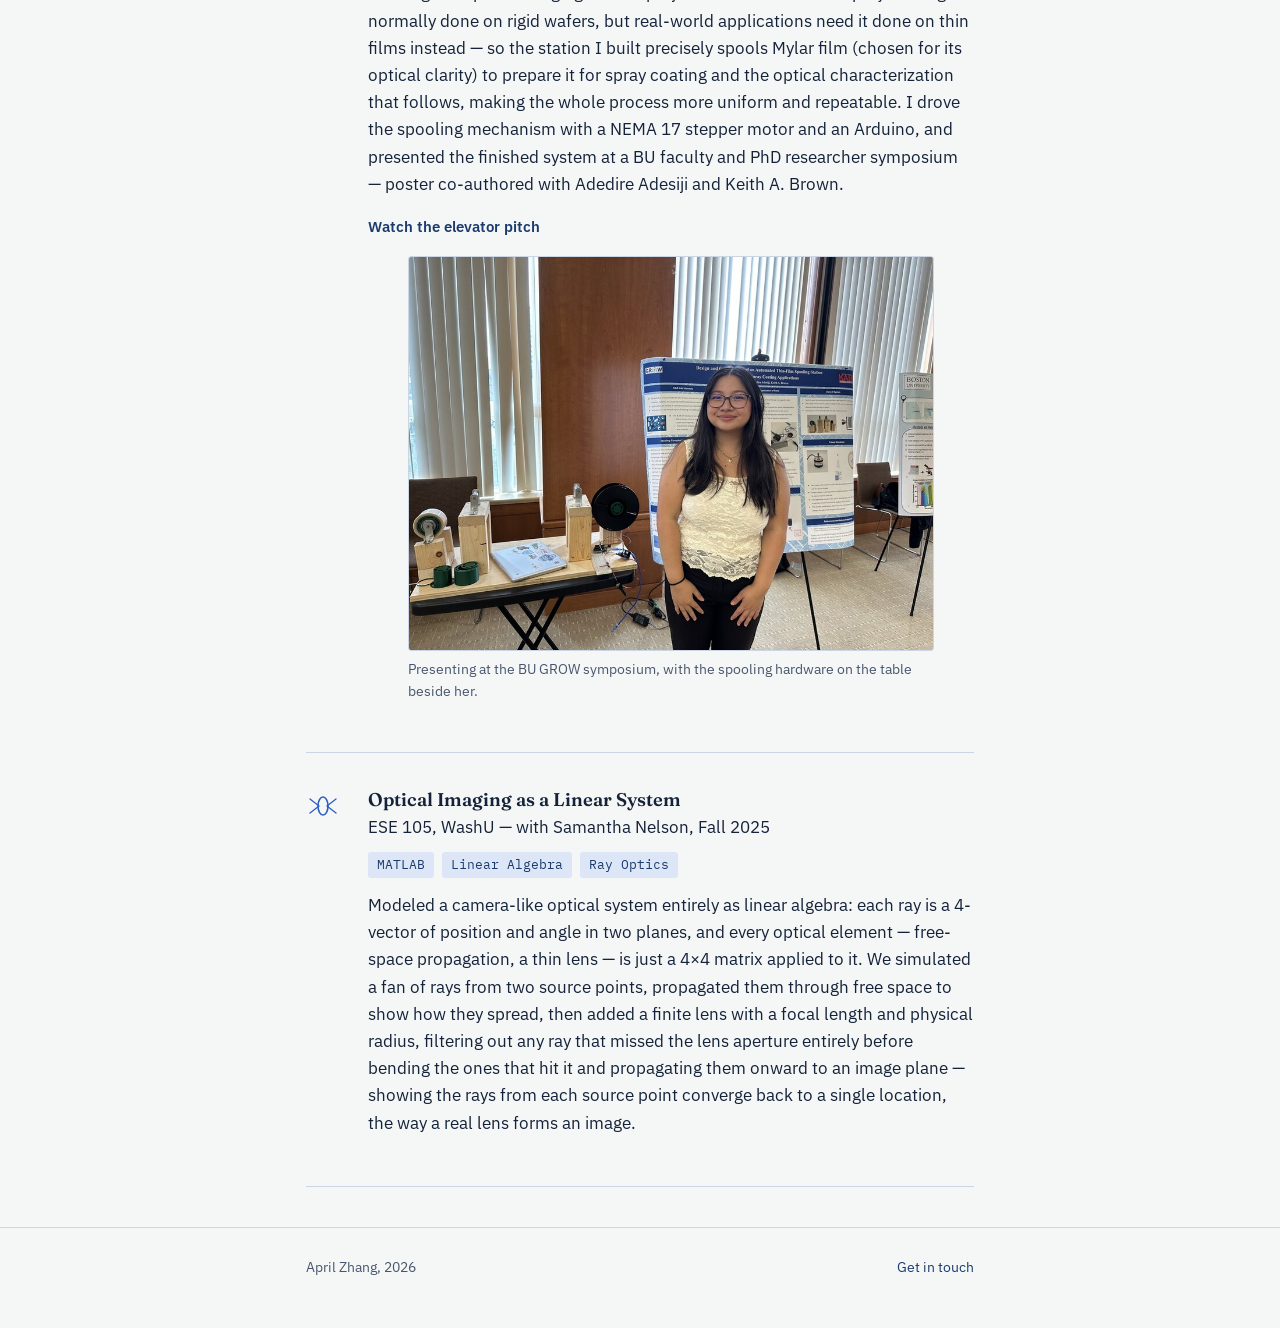
<file: projects.html>
<!DOCTYPE html>
<html lang="en">
<head>
<meta charset="UTF-8">
<meta name="viewport" content="width=device-width, initial-scale=1.0">
<title>Projects — April Zhang</title>
<link rel="stylesheet" href="styles.css">
</head>
<body>

<nav class="site-nav">
  <div class="container">
    <a href="index.html" class="wordmark">April Zhang<span class="dot">.</span></a>
    <button class="nav-toggle" aria-label="Toggle menu" aria-expanded="false">
      <span></span><span></span><span></span>
    </button>
    <ul class="nav-links">
      <li><a href="index.html">Home</a></li>
      <li><a href="projects.html" class="active">Projects</a></li>
      <li><a href="about.html">About</a></li>
      <li><a href="contact.html">Contact</a></li>
    </ul>
  </div>
</nav>

<main>
  <div class="container">
    <section class="hero" style="padding-bottom: 12px;">
      <div class="hero-eyebrow">Selected work</div>
      <h1 style="font-size: clamp(2rem, 5vw, 2.8rem);">Projects</h1>
      <p class="hero-tagline">Research, a hackathon build, ongoing community work, and coursework. More to come.</p>
    </section>

    <div id="rag" class="project rule-top">
      <div class="project-icon">
        <svg width="34" height="34" viewBox="0 0 34 34" fill="none" aria-hidden="true">
          <rect x="6" y="8" width="22" height="18" rx="1.5" stroke="currentColor" stroke-width="1.6"/>
          <path d="M10 14h14M10 18h14M10 22h9" stroke="currentColor" stroke-width="1.6" stroke-linecap="round"/>
        </svg>
      </div>
      <div>
        <h3>Roadway Compliance RAG System</h3>
        <span class="where">The Intersection Company &amp; WPI Lab Research — Researcher/Intern, Summer 2026</span>
        <div class="project-tags">
          <span>Python</span><span>LangChain</span><span>ChromaDB</span><span>Gemini / Vertex AI</span><span>pandas</span>
        </div>
        <p>
          A retrieval-augmented pipeline that checks real Massachusetts road segments against pavement-marking
          and accessibility regulations — built in five stages. First, I filtered the state's full road
          inventory down to segments with genuinely usable shoulder and surface-width data (screening out
          zeros that just meant "not recorded," not "zero-width"). Next, I chunked and embedded three source
          documents — MUTCD Chapter 3, MA-PDDG Chapter 5, and PROWAG's technical requirements — into a Chroma
          vector store, tagging every chunk with its source document for traceability.
        </p>
        <p>
          On top of that I built a compliance checker that retrieves the relevant regulation text per domain
          (shoulder width, lane width, sidewalk width, crosswalk presence), feeds it to Gemini alongside the
          road data, and requires a structured JSON verdict citing the exact rule and source — with an explicit
          rule that PROWAG wins when documents conflict, and "Insufficient Data" over a guess when the
          numbers just aren't there. I then hardened it for real field data on Lexington road segments,
          tightening the prompt with explicit edge-line vs. center-line definitions after early runs kept
          confusing the two, and fixing a token-limit bug that was silently truncating responses. The last
          stage stress-tested the pipeline against a larger synthetic dataset with resumable, rate-limited
          runs so a crash wouldn't lose progress. The project wrapped with a final report and a working
          proof of concept delivered to the company.
        </p>
        <div class="project-links">
          <a class="underline-link" href="https://github.com/A-Zhang0/IntersectionCompanyRAGSystem" target="_blank" rel="noopener">View on GitHub</a>
        </div>
      </div>
    </div>

    <div id="hackathon" class="project">
      <div class="project-icon">
        <svg width="34" height="34" viewBox="0 0 34 34" fill="none" aria-hidden="true">
          <path d="M8 24l6-14 6 14M11 19h6" stroke="currentColor" stroke-width="1.6" stroke-linecap="round" stroke-linejoin="round"/>
          <circle cx="24" cy="10" r="3.2" stroke="currentColor" stroke-width="1.6"/>
        </svg>
      </div>
      <div>
        <h3>DevFest 2026 Itinerary Planner</h3>
        <span class="where">DevFest 2026 Hackathon — Full-stack, built and demoed with a team</span>
        <div class="project-tags">
          <span>Full-stack</span><span>Trip planning</span><span>Optimization</span>
        </div>
        <p>
          Built a trip-planning app end to end with a team: it generates day-by-day itineraries, lets
          people plan and adjust trips collaboratively, and factors in budget and logistics rather than
          just listing sights. I worked across the stack, roughly evenly split between frontend and
          backend. We finished and demoed a working version by the end of the event.
        </p>
        <div class="project-links">
          <a class="underline-link" href="https://github.com/ananyaasri783/DevFest-2026-Itinerary-Planner" target="_blank" rel="noopener">View on GitHub</a>
        </div>
      </div>
    </div>

    <div id="capacity" class="project">
      <div class="project-icon">
        <svg width="34" height="34" viewBox="0 0 34 34" fill="none" aria-hidden="true">
          <path d="M17 26V12M17 12c-4 0-6-3-6-7 4 0 7 2 7 6M17 12c4 0 6-3 6-7-4 0-7 2-7 6" stroke="currentColor" stroke-width="1.6" stroke-linecap="round" stroke-linejoin="round"/>
        </svg>
      </div>
      <div>
        <h3>Capacity STL</h3>
        <span class="where">Google Developer Group — Developer, Fall 2026 – Present</span>
        <div class="project-tags">
          <span>Software Engineering</span><span>AI Agents</span>
        </div>
        <p>
          Currently working with a small GDG team on software engineering for AI agents with
          <a class="underline-link" href="https://capacity.com/" target="_blank" rel="noopener">Capacity</a> —
          a new project picked up after wrapping up FloraSense.
        </p>
      </div>
    </div>

    <div id="florasense" class="project">
      <div class="project-icon">
        <svg width="34" height="34" viewBox="0 0 34 34" fill="none" aria-hidden="true">
          <path d="M17 26V12M17 12c-4 0-6-3-6-7 4 0 7 2 7 6M17 12c4 0 6-3 6-7-4 0-7 2-7 6" stroke="currentColor" stroke-width="1.6" stroke-linecap="round" stroke-linejoin="round"/>
        </svg>
      </div>
      <div>
        <h3>FloraSense</h3>
        <span class="where">Google Developer Group — Developer, Jan 2026 – Fall 2026</span>
        <div class="project-tags">
          <span>Java</span><span>APIs</span><span>Analytics</span>
        </div>
        <p>
          Contributed to backend logic and data processing for a company-analytics project, building
          out an analytics dashboard aimed at making the underlying data simple to read at a
          glance — including a Plant ID Success Metrics view that tracked identification accuracy
          across services.
        </p>
        <figure class="project-screenshot">
          <img src="assets/florasense-dashboard.png" alt="FloraSense dashboard showing Gemini and GPT plant identification success rates as pie charts, and a log-scale bar chart comparing successes and failures across gemini, gpt, webid, and unspecified services.">
          <figcaption>Plant ID Success Metrics — Gemini held a 69.4% success rate versus GPT's 92.5% on the same identification task, tracked here alongside raw volume by service.</figcaption>
        </figure>
      </div>
    </div>

    <div id="mnist" class="project rule-top">
      <div class="project-icon">
        <svg width="34" height="34" viewBox="0 0 34 34" fill="none" aria-hidden="true">
          <circle cx="11" cy="12" r="2.6" stroke="currentColor" stroke-width="1.6"/>
          <circle cx="23" cy="10" r="2.6" stroke="currentColor" stroke-width="1.6"/>
          <circle cx="17" cy="23" r="2.6" stroke="currentColor" stroke-width="1.6"/>
          <path d="M13 13.5l2.5 7M20.8 11.6l-2.3 9" stroke="currentColor" stroke-width="1.3" stroke-dasharray="2 2"/>
        </svg>
      </div>
      <div>
        <h3>Exploring K-means Clustering on MNIST</h3>
        <span class="where">ESE 1050, WashU — with Samantha Nelson, Fall 2025</span>
        <div class="project-tags">
          <span>MATLAB</span><span>Unsupervised Learning</span><span>k-means++</span>
        </div>
        <p>
          Built a handwritten-digit classifier from scratch on top of k-means clustering, no built-in
          clustering functions allowed. We implemented a k-means++ style initialization — picking each
          new centroid as the point farthest from the ones already chosen, so the 40 starting centroids
          spread across the dataset instead of clumping — then iterated the standard assign/update loop
          to convergence, tracking cost at every step. Each centroid was auto-labeled by majority vote
          from its training members, turning the clusters into a working classifier.
        </p>
        <p>
          We also built outlier detection on top of it: for each cluster, we computed the mean and
          standard deviation of distances from member points to the centroid, then flagged any test
          point more than two standard deviations out. The result was 77.5% accuracy on a 200-image
          test set (155/200 correct) with 9 points flagged as outliers. Ones and twos classified
          cleanly; fives and eights were the most commonly confused, since their handwritten shapes
          overlap the most.
        </p>
      </div>
    </div>

    <div id="spooling" class="project">
      <div class="project-icon">
        <svg width="34" height="34" viewBox="0 0 34 34" fill="none" aria-hidden="true">
          <circle cx="12" cy="17" r="6" stroke="currentColor" stroke-width="1.6"/>
          <circle cx="12" cy="17" r="2" stroke="currentColor" stroke-width="1.4"/>
          <path d="M18 17h9M23 12v10" stroke="currentColor" stroke-width="1.6" stroke-linecap="round"/>
        </svg>
      </div>
      <div>
        <h3>Automated Thin-Film Spooling Station</h3>
        <span class="where">Boston University, Keith A. Brown Lab — BU GROW Program, Summer 2024</span>
        <div class="project-tags">
          <span>Arduino</span><span>NEMA 17 Motor</span><span>Mechanical Design</span>
        </div>
        <p>
          Designed and built an automated spooling station for Mylar thin films, as part of a larger
          Elliptical Imaging Station project in the Brown Lab. Spray coating is normally done on rigid
          wafers, but real-world applications need it done on thin films instead — so the station I
          built precisely spools Mylar film (chosen for its optical clarity) to prepare it for spray
          coating and the optical characterization that follows, making the whole process more uniform
          and repeatable. I drove the spooling mechanism with a NEMA 17 stepper motor and an Arduino,
          and presented the finished system at a BU faculty and PhD researcher symposium — poster
          co-authored with Adedire Adesiji and Keith A. Brown.
        </p>
        <div class="project-links">
          <a class="underline-link" href="https://youtu.be/xt4CwqPg4Lw" target="_blank" rel="noopener">Watch the elevator pitch</a>
        </div>
        <figure class="project-screenshot">
          <img src="assets/spooling-station.jpg" alt="April Zhang presenting her research poster, 'Design and Construction of an Automated Thin-Film Spooling Station for Enhanced Spray Coating Applications,' at a BU GROW symposium, with the spooling hardware visible on a table beside her.">
          <figcaption>Presenting at the BU GROW symposium, with the spooling hardware on the table beside her.</figcaption>
        </figure>
      </div>
    </div>

    <div id="optics" class="project">
      <div class="project-icon">
        <svg width="34" height="34" viewBox="0 0 34 34" fill="none" aria-hidden="true">
          <ellipse cx="17" cy="17" rx="5" ry="9" stroke="currentColor" stroke-width="1.6"/>
          <path d="M4 10l9 7-9 7M30 10l-9 7 9 7" stroke="currentColor" stroke-width="1.3" stroke-linecap="round"/>
        </svg>
      </div>
      <div>
        <h3>Optical Imaging as a Linear System</h3>
        <span class="where">ESE 105, WashU — with Samantha Nelson, Fall 2025</span>
        <div class="project-tags">
          <span>MATLAB</span><span>Linear Algebra</span><span>Ray Optics</span>
        </div>
        <p>
          Modeled a camera-like optical system entirely as linear algebra: each ray is a 4-vector of
          position and angle in two planes, and every optical element — free-space propagation, a thin
          lens — is just a 4×4 matrix applied to it. We simulated a fan of rays from two source points,
          propagated them through free space to show how they spread, then added a finite lens with a
          focal length and physical radius, filtering out any ray that missed the lens aperture entirely
          before bending the ones that hit it and propagating them onward to an image plane — showing
          the rays from each source point converge back to a single location, the way a real lens forms
          an image.
        </p>
      </div>
    </div>
  </div>
</main>

<footer>
  <div class="container" style="display:flex; justify-content:space-between; width:100%; flex-wrap:wrap; gap:10px;">
    <span>April Zhang, 2026</span>
    <a href="contact.html" class="underline-link">Get in touch</a>
  </div>
</footer>

<script src="script.js"></script>
</body>
</html>
</file>
<file: styles.css>
@import url('https://fonts.googleapis.com/css2?family=Fraunces:opsz,wght@9..144,300;9..144,400;9..144,500;9..144,600;9..144,700;9..144,900&family=IBM+Plex+Sans:wght@400;500;600&family=IBM+Plex+Mono:wght@400;500&display=swap');

:root {
  --paper: #F5F7F6;
  --paper-alt: #EEF2F5;
  --ink: #14223A;
  --ink-soft: #48566E;
  --blue-deep: #1B3B6F;
  --blue: #2F5FC4;
  --blue-bright: #3E6FE0;
  --blue-pale: #DCE6F7;
  --gold: #B8892B;
  --line: #CBD5E3;

  --serif: 'Fraunces', serif;
  --sans: 'IBM Plex Sans', -apple-system, sans-serif;
  --mono: 'IBM Plex Mono', monospace;

  --maxw: 780px;
  --pagepad: clamp(20px, 5vw, 56px);
}

* { box-sizing: border-box; }

html {
  scroll-behavior: smooth;
}

@media (prefers-reduced-motion: reduce) {
  html { scroll-behavior: auto; }
  * { animation-duration: 0.01ms !important; animation-iteration-count: 1 !important; transition-duration: 0.01ms !important; }
}

body {
  margin: 0;
  background: var(--paper);
  color: var(--ink);
  font-family: var(--sans);
  font-size: 17px;
  line-height: 1.6;
  -webkit-font-smoothing: antialiased;
}

a {
  color: var(--blue-deep);
  text-decoration: none;
}

.underline-link {
  background-image: linear-gradient(var(--blue-bright), var(--blue-bright));
  background-position: 0 100%;
  background-repeat: no-repeat;
  background-size: 0% 1.5px;
  transition: background-size 0.25s ease;
  padding-bottom: 2px;
}
.underline-link:hover,
.underline-link:focus-visible {
  background-size: 100% 1.5px;
}

:focus-visible {
  outline: 2px solid var(--blue-bright);
  outline-offset: 3px;
}

h1, h2, h3 {
  font-family: var(--serif);
  color: var(--blue-deep);
  margin: 0;
  font-weight: 600;
}

h1 { font-size: clamp(2.4rem, 6vw, 3.6rem); font-weight: 500; letter-spacing: -0.01em; }
h2 { font-size: clamp(1.5rem, 3.4vw, 1.9rem); }
h3 { font-size: 1.15rem; font-weight: 600; color: var(--ink); }

p { margin: 0 0 1em; max-width: 62ch; }

.container {
  max-width: var(--maxw);
  margin: 0 auto;
  padding: 0 var(--pagepad);
}

/* ---------- Nav ---------- */
.site-nav {
  border-bottom: 1px solid var(--line);
  position: sticky;
  top: 0;
  background: rgba(245, 247, 246, 0.92);
  backdrop-filter: blur(6px);
  z-index: 10;
}
.site-nav .container {
  max-width: 900px;
  display: flex;
  align-items: center;
  justify-content: space-between;
  padding-top: 16px;
  padding-bottom: 16px;
}
.wordmark {
  font-family: var(--serif);
  font-weight: 600;
  font-size: 1.15rem;
  color: var(--ink);
  display: flex;
  align-items: center;
  gap: 8px;
}
.wordmark .dot { color: var(--gold); }
.nav-links {
  display: flex;
  gap: 28px;
  list-style: none;
  margin: 0;
  padding: 0;
}
.nav-links a {
  color: var(--ink-soft);
  font-size: 0.95rem;
  font-weight: 500;
  padding-bottom: 3px;
  border-bottom: 2px solid transparent;
  transition: border-color 0.2s ease, color 0.2s ease;
}
.nav-links a:hover,
.nav-links a.active {
  color: var(--blue-deep);
  border-bottom-color: var(--blue-bright);
}
.nav-toggle {
  display: none;
  background: none;
  border: none;
  cursor: pointer;
  padding: 4px;
}
.nav-toggle span {
  display: block;
  width: 22px;
  height: 2px;
  background: var(--ink);
  margin: 5px 0;
}

@media (max-width: 640px) {
  .nav-toggle { display: block; }
  .nav-links {
    position: absolute;
    top: 100%;
    left: 0;
    right: 0;
    background: var(--paper);
    flex-direction: column;
    gap: 0;
    border-bottom: 1px solid var(--line);
    max-height: 0;
    overflow: hidden;
    transition: max-height 0.25s ease;
  }
  .nav-links.open { max-height: 300px; }
  .nav-links li { border-top: 1px solid var(--line); }
  .nav-links a { display: block; padding: 14px var(--pagepad); border-bottom: none; }
}

/* ---------- Hero ---------- */
.hero {
  padding: clamp(48px, 10vw, 96px) 0 clamp(32px, 6vw, 56px);
}
.hero-photo {
  width: 108px;
  height: 108px;
  border-radius: 6px;
  overflow: hidden;
  border: 1.5px solid var(--ink);
  margin-bottom: 22px;
  transform: rotate(-2deg);
  box-shadow: 5px 5px 0 var(--blue-pale);
}
.hero-photo img {
  width: 100%;
  height: 100%;
  object-fit: cover;
  display: block;
}
.hero-eyebrow {
  font-family: var(--mono);
  font-size: 0.85rem;
  color: var(--ink-soft);
  margin-bottom: 14px;
}
.hero h1 {
  position: relative;
  display: inline-block;
}
.hero-underline {
  display: block;
  margin-top: 6px;
  width: 260px;
  max-width: 60vw;
  height: 14px;
}
.hero-underline path {
  fill: none;
  stroke: var(--gold);
  stroke-width: 3;
  stroke-linecap: round;
  stroke-dasharray: 300;
  stroke-dashoffset: 300;
  animation: draw 1.1s ease-out 0.3s forwards;
}
@keyframes draw {
  to { stroke-dashoffset: 0; }
}
@media (prefers-reduced-motion: reduce) {
  .hero-underline path { stroke-dashoffset: 0; animation: none; }
}
.hero-tagline {
  font-size: 1.15rem;
  color: var(--ink-soft);
  max-width: 56ch;
  margin-top: 20px;
}
.hero-actions {
  display: flex;
  gap: 24px;
  margin-top: 28px;
  flex-wrap: wrap;
  align-items: center;
}
.btn {
  display: inline-block;
  font-family: var(--sans);
  font-weight: 600;
  font-size: 0.95rem;
  padding: 11px 20px;
  border: 1.5px solid var(--blue-deep);
  border-radius: 3px;
  color: var(--blue-deep);
  transition: background 0.2s ease, color 0.2s ease;
}
.btn:hover, .btn:focus-visible {
  background: var(--blue-deep);
  color: var(--paper);
}
.btn.filled {
  background: var(--blue-deep);
  color: var(--paper);
}
.btn.filled:hover {
  background: var(--blue-bright);
  border-color: var(--blue-bright);
}

/* ---------- Sections ---------- */
section {
  padding: clamp(32px, 6vw, 52px) 0;
}
.rule-top {
  border-top: 1px solid var(--line);
}
.section-head {
  display: flex;
  align-items: baseline;
  justify-content: space-between;
  gap: 16px;
  margin-bottom: 28px;
  flex-wrap: wrap;
}
.section-head .doodle {
  flex-shrink: 0;
  color: var(--blue);
  opacity: 0.85;
}

/* ---------- Highlight strip (home) ---------- */
.highlights {
  display: grid;
  grid-template-columns: repeat(3, 1fr);
  gap: 20px;
}
.highlight {
  border-left: 2px solid var(--blue-pale);
  padding-left: 14px;
}
.highlight strong {
  display: block;
  font-family: var(--serif);
  color: var(--blue-deep);
  font-size: 1.05rem;
  margin-bottom: 4px;
}
.highlight span {
  font-size: 0.92rem;
  color: var(--ink-soft);
}
@media (max-width: 640px) {
  .highlights { grid-template-columns: 1fr; gap: 18px; }
}

/* ---------- Project preview list ---------- */
.preview-list {
  display: flex;
  flex-direction: column;
}
.preview-item {
  display: flex;
  justify-content: space-between;
  align-items: baseline;
  gap: 16px;
  padding: 16px 0;
  border-top: 1px solid var(--line);
  transition: padding-left 0.2s ease;
}
.preview-item:last-child { border-bottom: 1px solid var(--line); }
.preview-item:hover { padding-left: 6px; }
.preview-item a { color: var(--ink); font-family: var(--serif); font-size: 1.15rem; }
.preview-item a:hover { color: var(--blue-deep); }
.preview-item .tag { font-size: 0.85rem; color: var(--ink-soft); white-space: nowrap; }

/* ---------- Project blocks (projects page) ---------- */
.project {
  padding: 32px 0;
  border-top: 1px solid var(--line);
  display: grid;
  grid-template-columns: 44px 1fr;
  gap: 18px;
}
.project:last-child { border-bottom: 1px solid var(--line); margin-bottom: 40px; }
.project-icon { color: var(--blue); padding-top: 4px; }
.project-tags {
  display: flex;
  gap: 8px;
  flex-wrap: wrap;
  margin: 10px 0 14px;
}
.project-tags span {
  font-size: 0.8rem;
  font-family: var(--mono);
  color: var(--blue-deep);
  background: var(--blue-pale);
  padding: 3px 9px;
  border-radius: 3px;
}
.project-links { display: flex; gap: 18px; margin-top: 10px; font-size: 0.92rem; font-weight: 600; }
.project-screenshot {
  margin-top: 16px;
}
.project-screenshot img {
  width: 100%;
  border: 1px solid var(--line);
  border-radius: 3px;
  display: block;
}
.project-screenshot figcaption {
  font-size: 0.85rem;
  color: var(--ink-soft);
  margin-top: 8px;
}
.placeholder-note {
  font-size: 0.88rem;
  color: var(--gold);
  border: 1px dashed var(--gold);
  padding: 10px 14px;
  border-radius: 3px;
  margin-top: 14px;
  background: rgba(184, 137, 43, 0.06);
}

/* ---------- Timeline (about page) ---------- */
.timeline {
  border-left: 2px solid var(--blue-pale);
  padding-left: 24px;
  display: flex;
  flex-direction: column;
  gap: 30px;
}
.timeline-item { position: relative; }
.timeline-item::before {
  content: '';
  position: absolute;
  left: -29.5px;
  top: 6px;
  width: 9px;
  height: 9px;
  border-radius: 50%;
  background: var(--blue-bright);
  border: 2px solid var(--paper);
}
.timeline-item .when {
  font-family: var(--mono);
  font-size: 0.8rem;
  color: var(--ink-soft);
  display: block;
  margin-bottom: 4px;
}
.timeline-item h3 { margin-bottom: 2px; }
.timeline-item .where {
  font-size: 0.92rem;
  color: var(--ink-soft);
  font-style: italic;
  margin-bottom: 8px;
  display: block;
}

/* ---------- Tag cloud (skills/interests) ---------- */
.taglist {
  display: flex;
  flex-wrap: wrap;
  gap: 10px;
}
.taglist span {
  font-size: 0.9rem;
  border: 1px solid var(--line);
  padding: 6px 13px;
  border-radius: 3px;
  color: var(--ink-soft);
}

/* ---------- Two column ---------- */
.two-col {
  display: grid;
  grid-template-columns: 1fr 1fr;
  gap: 40px;
}
@media (max-width: 640px) {
  .two-col { grid-template-columns: 1fr; gap: 30px; }
}

/* ---------- Contact ---------- */
.contact-list {
  display: flex;
  flex-direction: column;
  gap: 4px;
  margin-top: 8px;
}
.contact-list a {
  font-family: var(--serif);
  font-size: 1.3rem;
  color: var(--blue-deep);
}

/* ---------- Campus photography ---------- */
.photo-banner {
  position: relative;
  margin: 4px 0 8px;
  border-radius: 4px;
  overflow: hidden;
}
.photo-banner img {
  width: 100%;
  height: auto;
  max-height: 460px;
  object-fit: cover;
  object-position: center 60%;
  display: block;
}
.photo-banner .caption {
  position: absolute;
  left: 0;
  right: 0;
  bottom: 0;
  padding: 16px 20px;
  background: linear-gradient(to top, rgba(20,34,58,0.82), rgba(20,34,58,0));
  color: var(--paper);
  font-size: 0.88rem;
}

.photo-row {
  display: grid;
  grid-template-columns: 1fr 1fr;
  gap: 20px;
  margin: 8px 0 4px;
}
.photo-row figure { margin: 0; }
.photo-row img {
  width: 100%;
  height: 230px;
  object-fit: cover;
  border-radius: 4px;
  display: block;
}
.photo-row figcaption {
  font-size: 0.85rem;
  color: var(--ink-soft);
  font-style: italic;
  margin-top: 8px;
}
@media (max-width: 640px) {
  .photo-row { grid-template-columns: 1fr; }
}

.profile-feature {
  display: flex;
  gap: 30px;
  align-items: center;
  margin: 6px 0 10px;
}
.profile-feature img {
  width: 200px;
  border-radius: 6px;
  border: 1.5px solid var(--ink);
  box-shadow: 6px 6px 0 var(--blue-pale);
  flex-shrink: 0;
  display: block;
}
.profile-feature .cap {
  font-family: var(--mono);
  font-size: 0.78rem;
  color: var(--ink-soft);
  margin-top: 10px;
  display: block;
}
@media (max-width: 640px) {
  .profile-feature { flex-direction: column; align-items: flex-start; }
  .profile-feature img { width: 100%; max-width: 260px; }
}

/* ---------- Footer ---------- */
footer {
  border-top: 1px solid var(--line);
  padding: 28px 0 48px;
  font-size: 0.88rem;
  color: var(--ink-soft);
  display: flex;
  justify-content: space-between;
  flex-wrap: wrap;
  gap: 10px;
}
</file>
